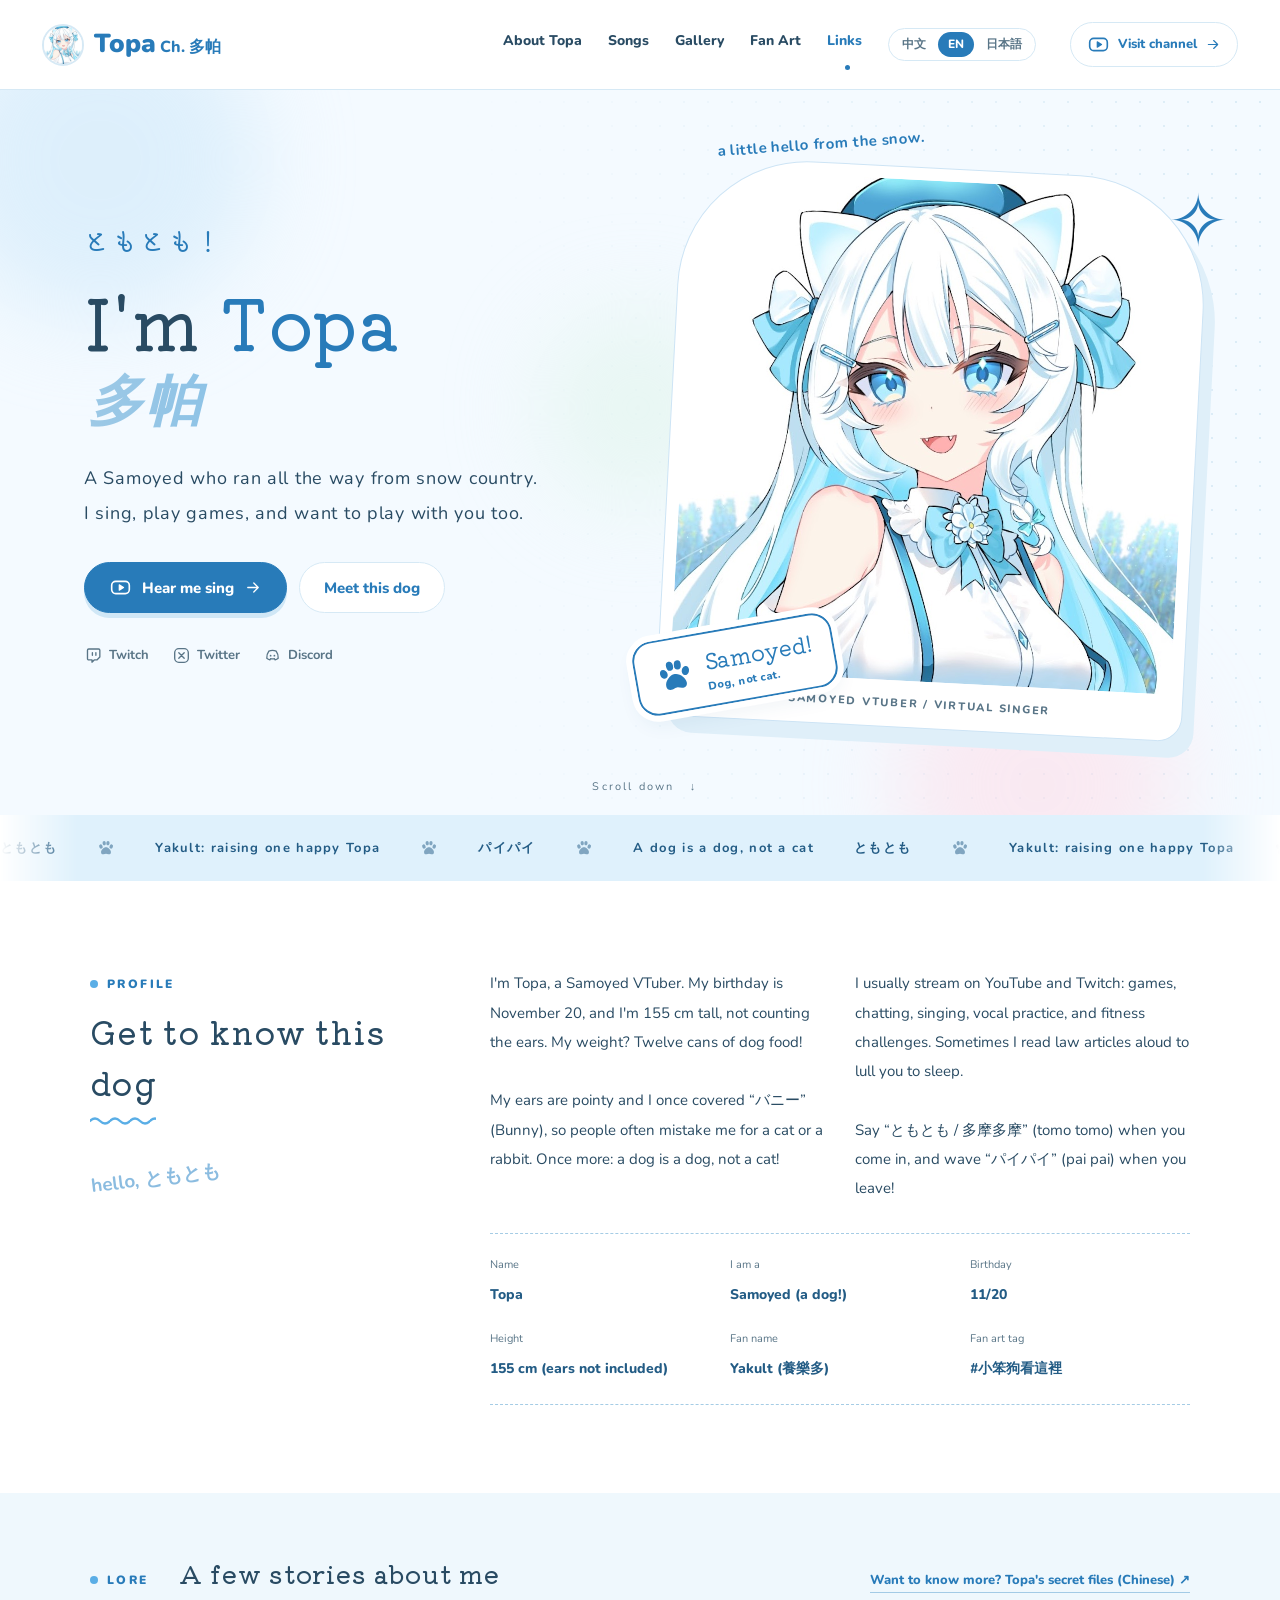
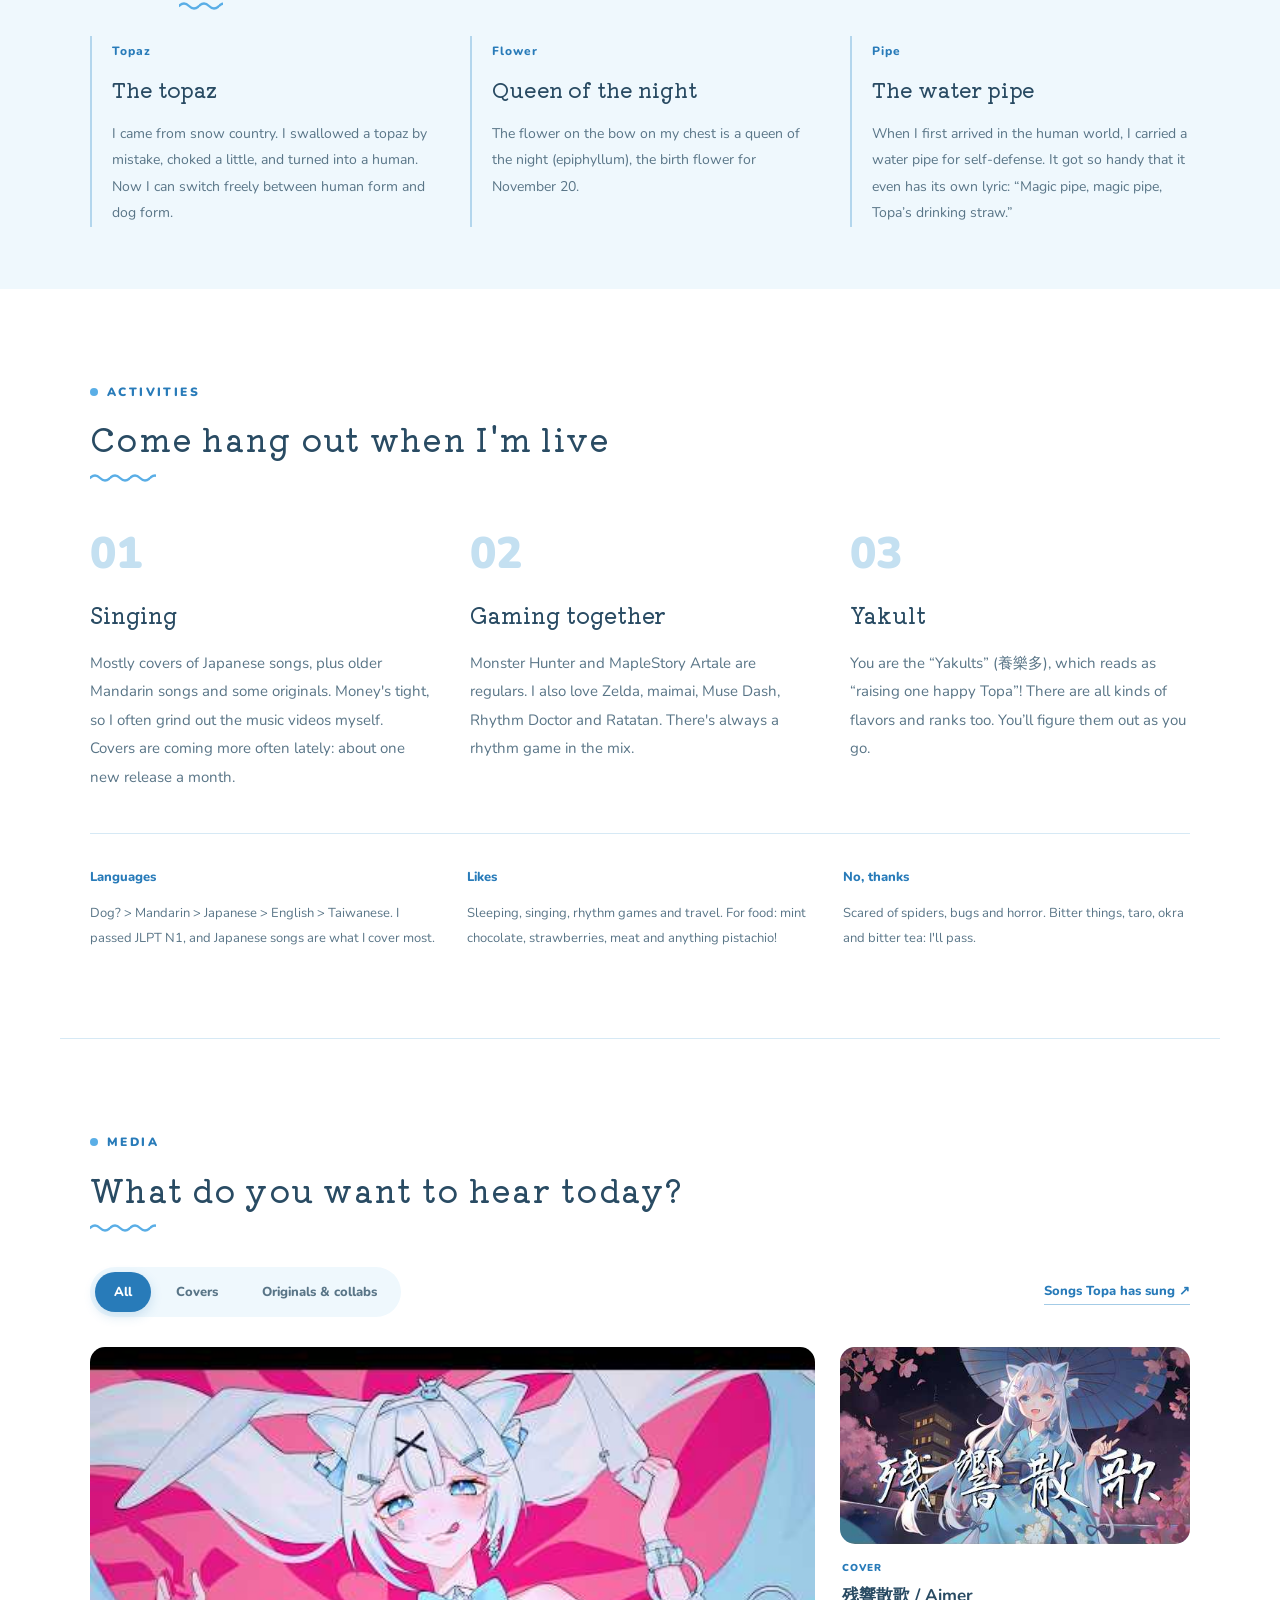
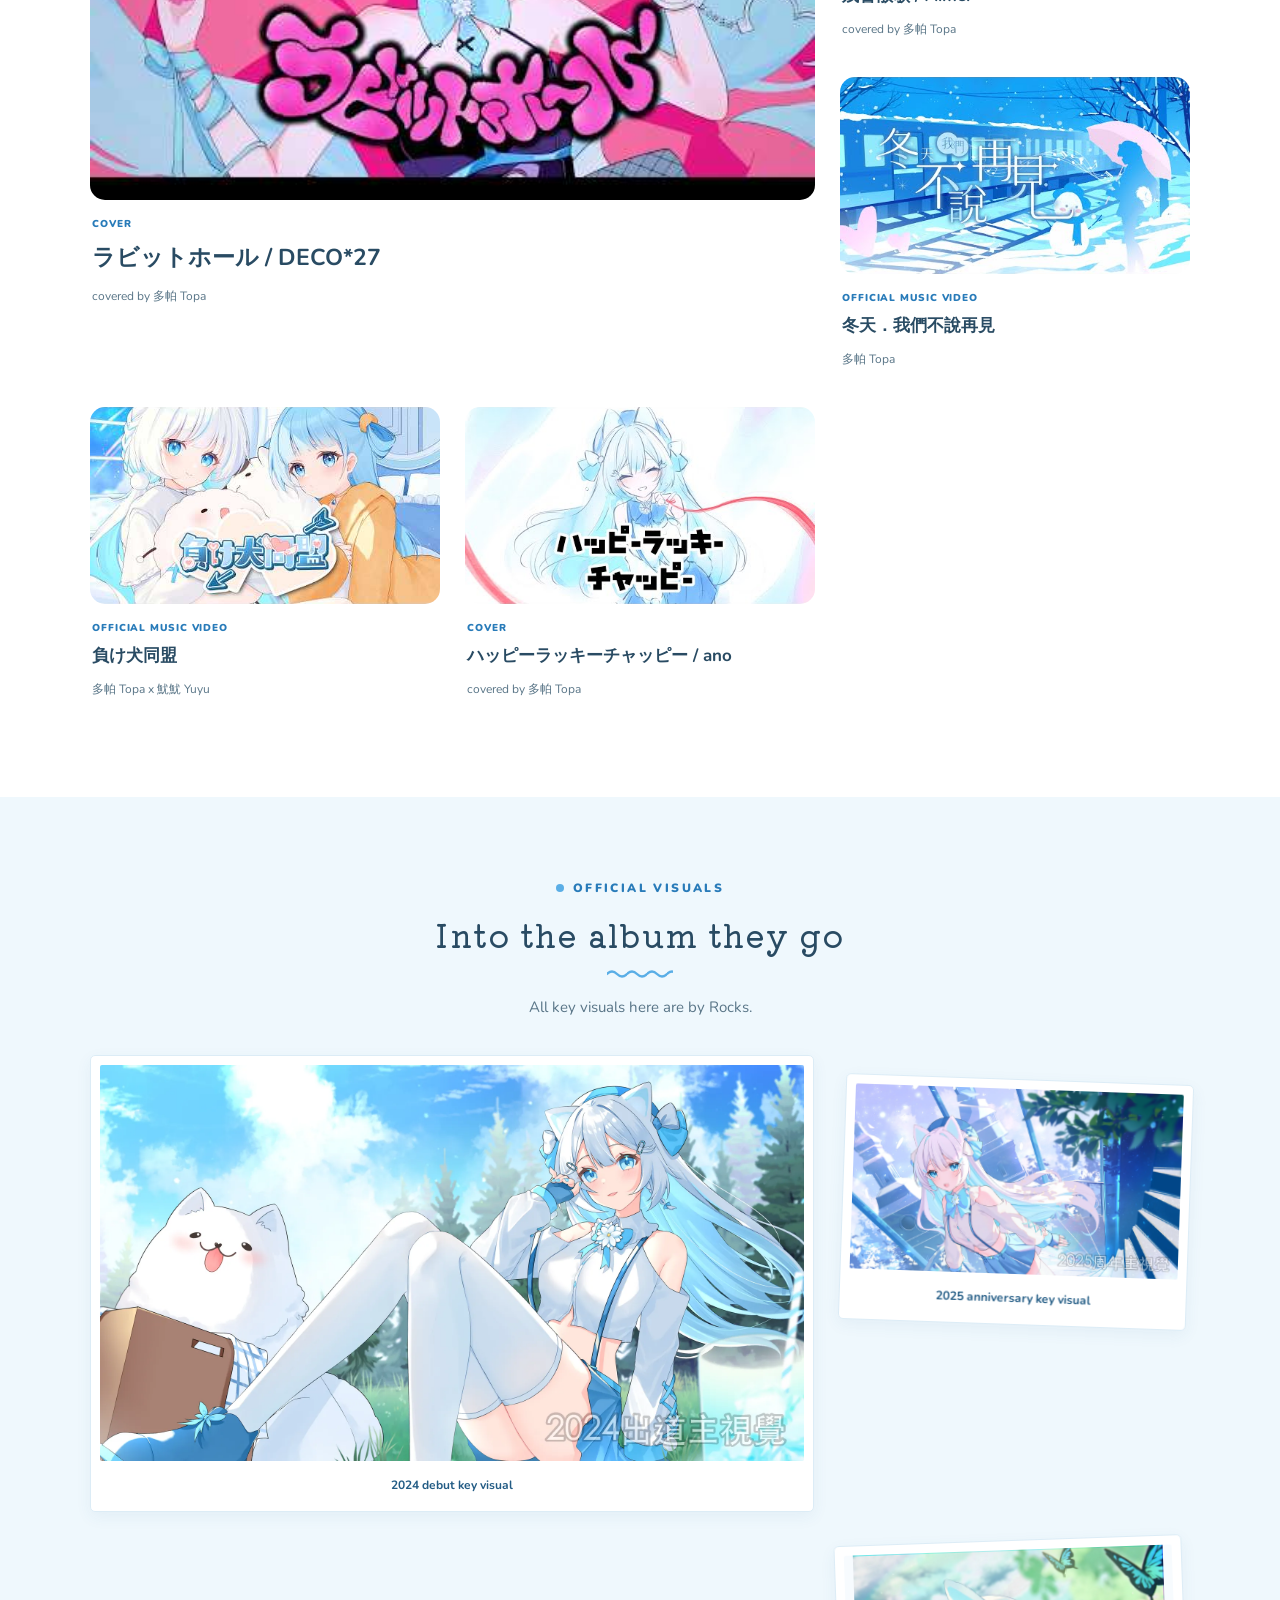
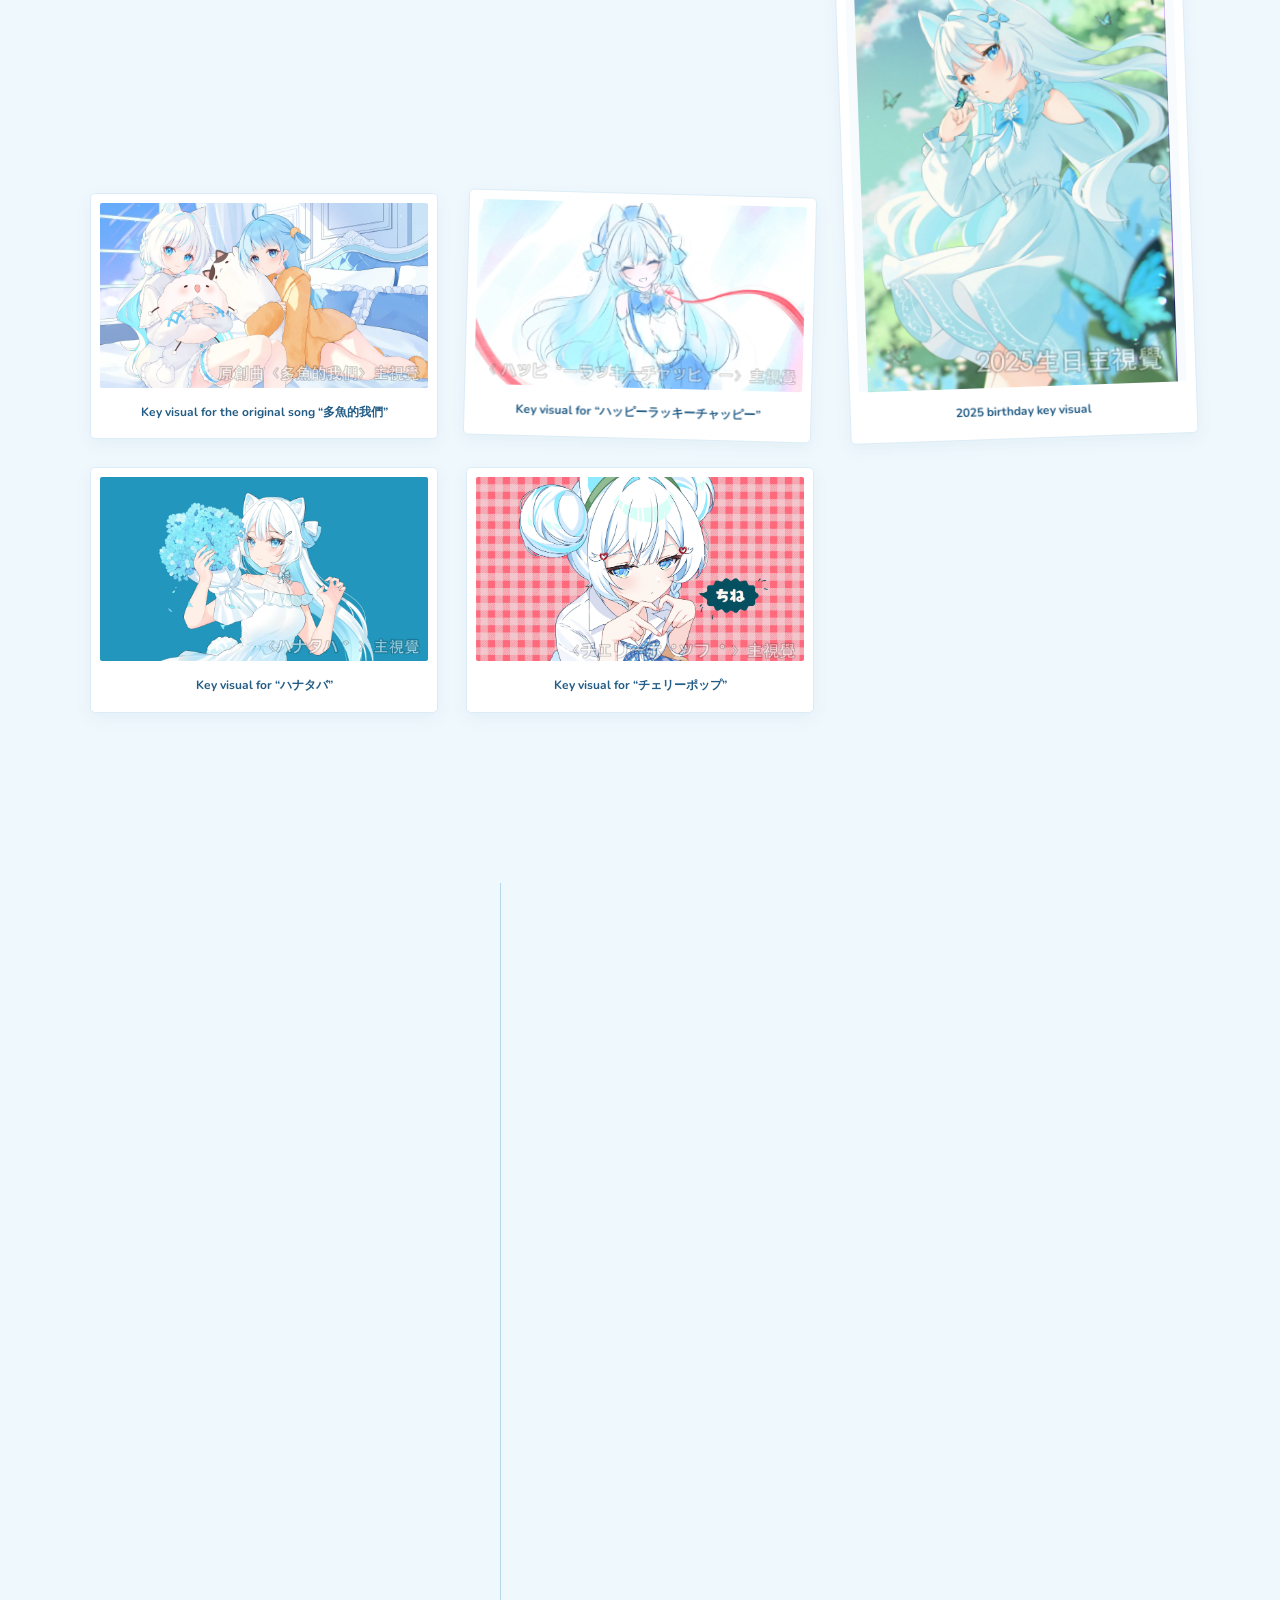
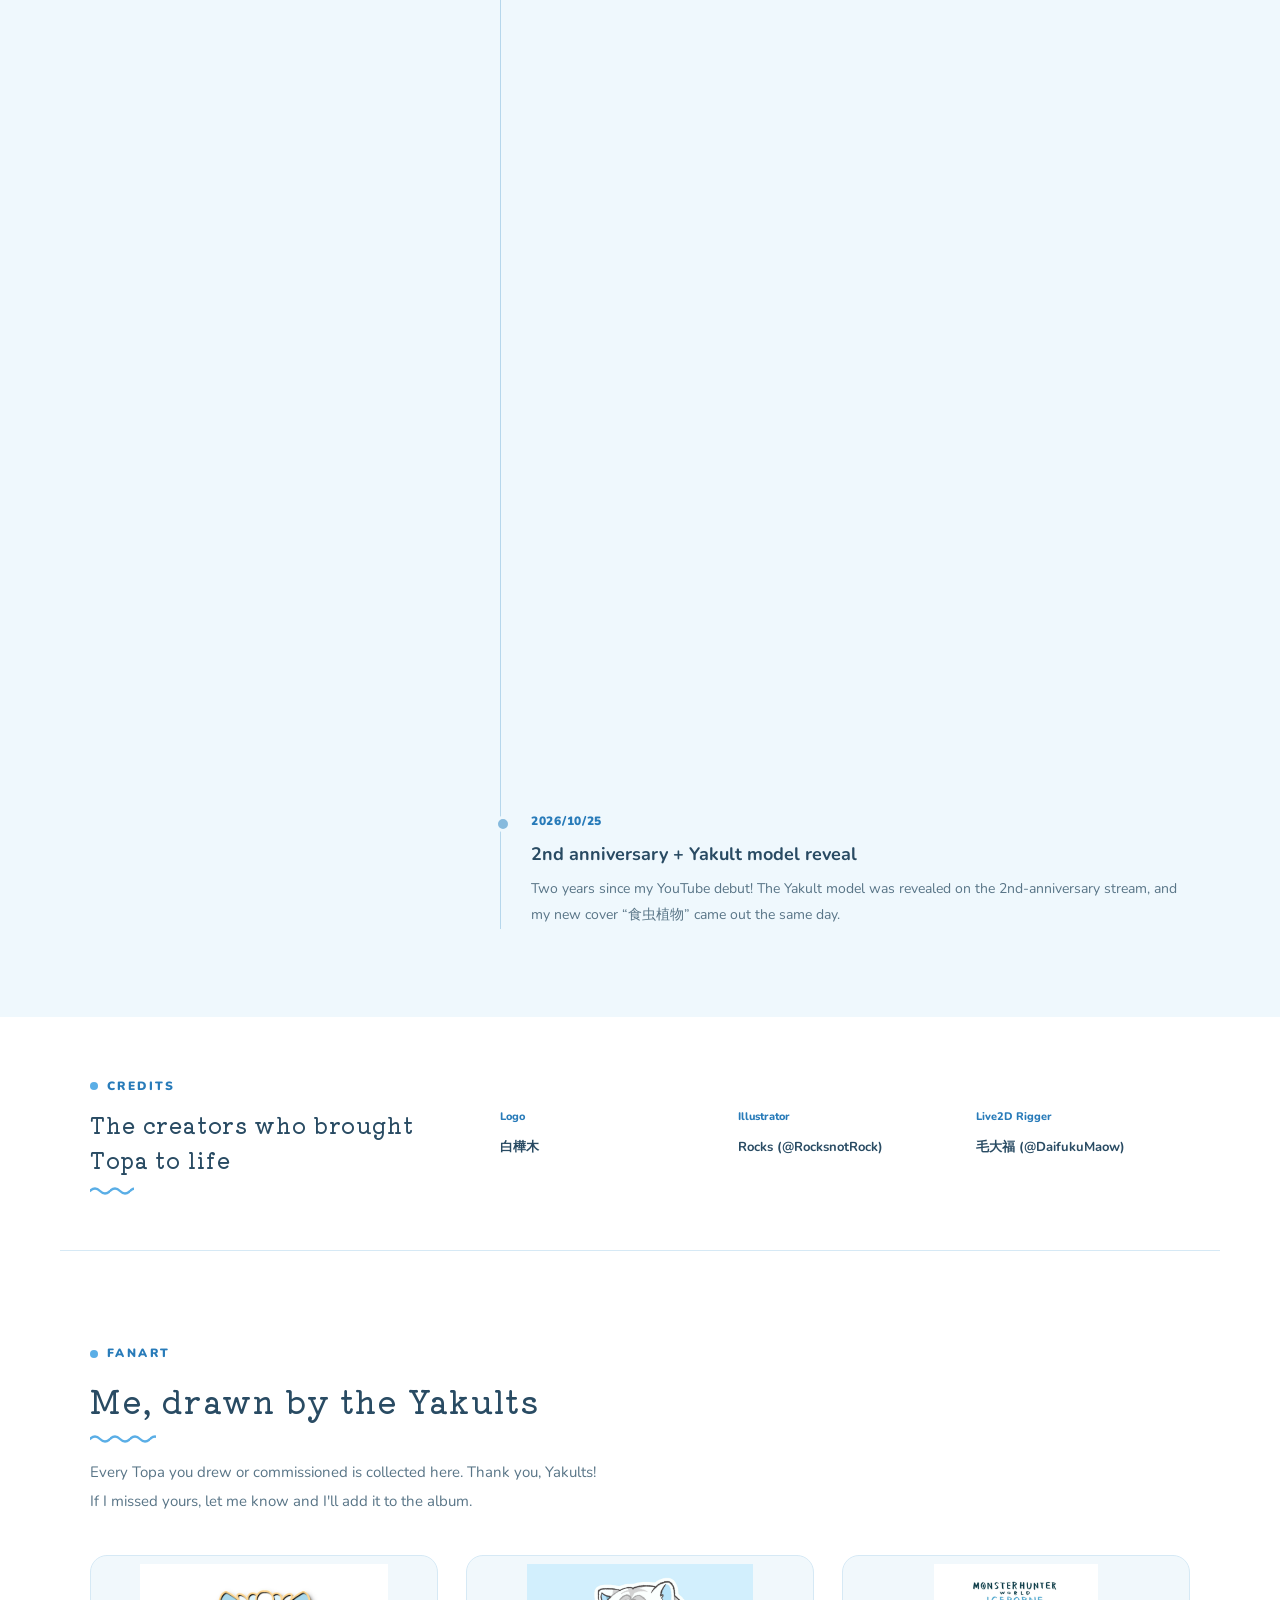
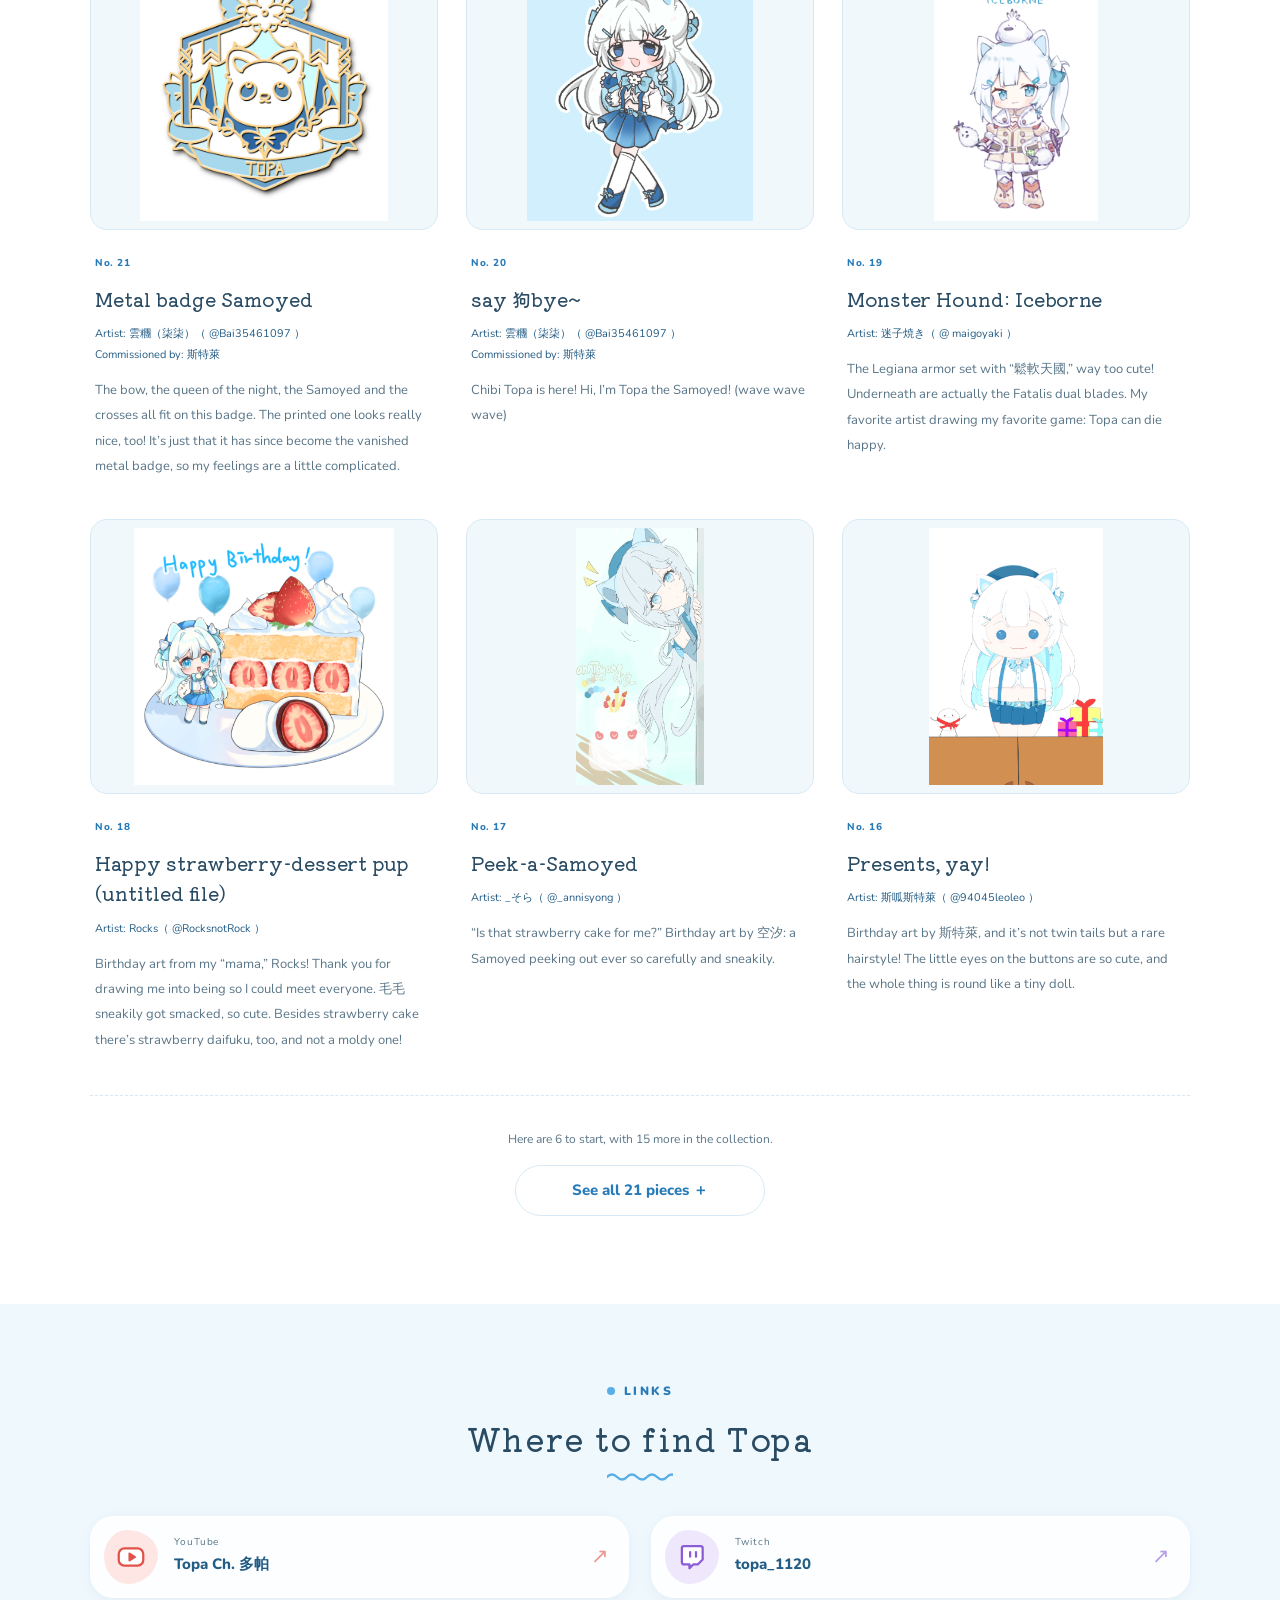
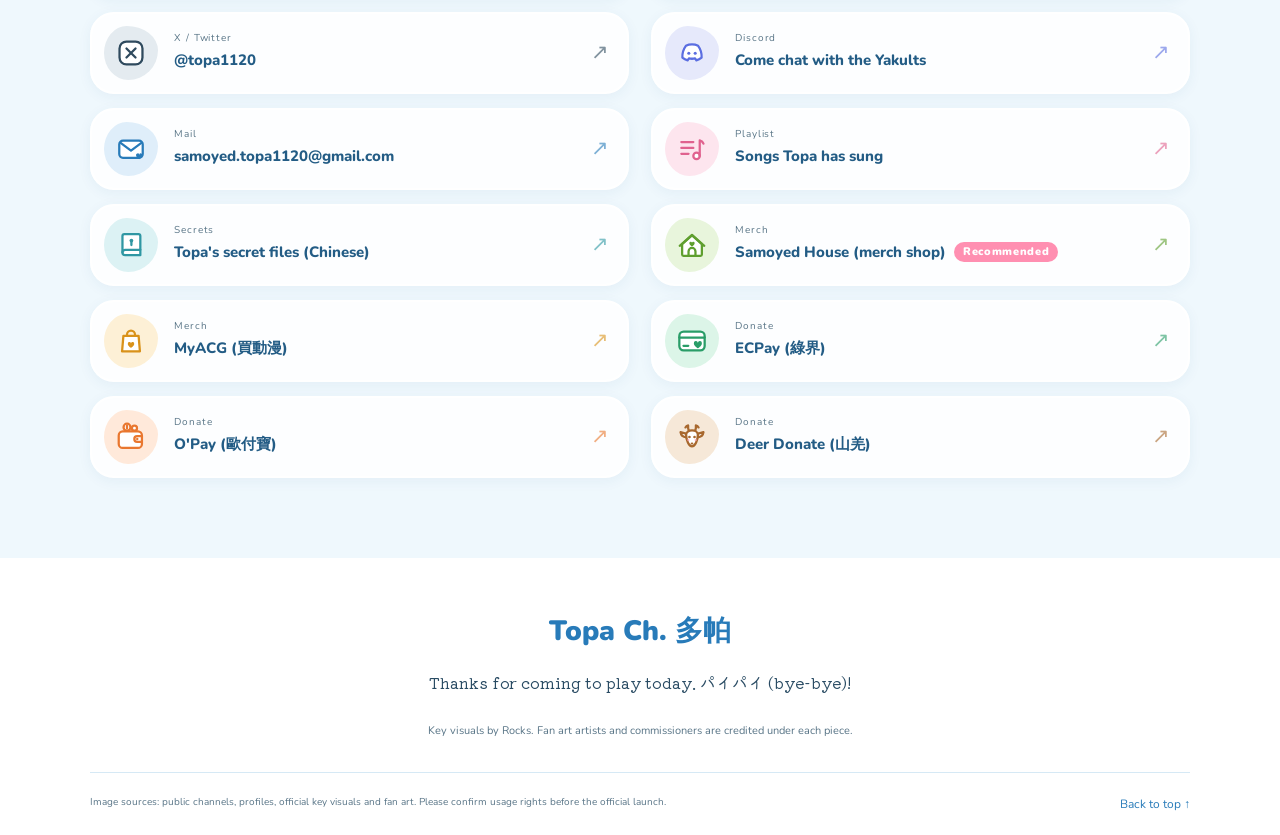
<file: index.html>
<!doctype html>
<html lang="zh-Hant">
  <head>
    <meta charset="utf-8" />
    <meta name="viewport" content="width=device-width, initial-scale=1" />
    <meta
      name="description"
      content="Topa Ch. 多帕，薩摩耶 VTuber。ともとも！來聽歌、看直播，翻翻多帕與養樂多的相簿。"
    />
    <meta name="theme-color" content="#3585c9" />
    <link rel="canonical" href="https://samoyedtopa1120-cmd.github.io/topa-homepage/" />

    <meta property="og:type" content="website" />
    <meta property="og:locale" content="zh_TW" />
    <meta property="og:site_name" content="Topa Ch. 多帕" />
    <meta property="og:title" content="Topa Ch. 多帕 | 薩摩耶 VTuber" />
    <meta
      property="og:description"
      content="Topa Ch. 多帕，薩摩耶 VTuber。ともとも！來聽歌、看直播，翻翻多帕與養樂多的相簿。"
    />
    <meta property="og:url" content="https://samoyedtopa1120-cmd.github.io/topa-homepage/" />
    <meta
      property="og:image"
      content="https://samoyedtopa1120-cmd.github.io/topa-homepage/assets/topa-avatar.jpg"
    />
    <meta
      property="og:image:secure_url"
      content="https://samoyedtopa1120-cmd.github.io/topa-homepage/assets/topa-avatar.jpg"
    />
    <meta property="og:image:type" content="image/jpeg" />
    <meta property="og:image:width" content="900" />
    <meta property="og:image:height" content="900" />
    <meta property="og:image:alt" content="多帕的 YouTube 頻道頭像" />

    <meta name="twitter:card" content="summary" />
    <meta name="twitter:title" content="Topa Ch. 多帕 | 薩摩耶 VTuber" />
    <meta
      name="twitter:description"
      content="Topa Ch. 多帕，薩摩耶 VTuber。ともとも！來聽歌、看直播，翻翻多帕與養樂多的相簿。"
    />
    <meta
      name="twitter:image"
      content="https://samoyedtopa1120-cmd.github.io/topa-homepage/assets/topa-avatar.jpg"
    />
    <meta name="twitter:image:alt" content="多帕的 YouTube 頻道頭像" />
    <title>Topa Ch. 多帕 | 薩摩耶 VTuber</title>
    <link rel="stylesheet" href="./styles.css?v=c8faafeb53ed" />
  <link rel="icon" href="./assets/topa-avatar.jpg" type="image/jpeg" />
    <script>
      // Pick the language before the first paint so English/Japanese visitors don't see a flash of Chinese.
      (function () {
        var language = 'zh-Hant', stored = null, wanted = new URLSearchParams(location.search).get('lang');
        try { stored = localStorage.getItem('topa-lang'); } catch (error) {}
        var browser = navigator.languages || [navigator.language || ''];
        if (/^(zh-Hant|en|ja)$/.test(wanted || '')) language = wanted;
        else if (/^(zh-Hant|en|ja)$/.test(stored || '')) language = stored;
        else if (!browser.some(function (code) { return /^zh/i.test(code); })) {
          language = browser.some(function (code) { return /^ja/i.test(code); }) ? 'ja' : 'en';
        }
        window.topaInitialLanguage = language;
        if (language !== 'zh-Hant') {
          var root = document.documentElement;
          root.classList.add('lang-pending');
          setTimeout(function () { root.classList.remove('lang-pending'); }, 2000);
        }
      })();
    </script>
    <script src="./i18n.js" defer></script>
    <script src="./script.js?v=2479ef6513aa" defer></script>
    <script src="./motion.js" defer></script>
  <noscript><style>@media(max-width:620px){.site-header{height:auto;position:relative}.header-inner{flex-wrap:wrap;padding-block:14px}.site-header nav{position:static;display:flex;flex-wrap:wrap;gap:10px 20px;order:4;width:100%;padding:8px 0;box-shadow:none;border:0}.site-header nav a{padding:3px;font-size:12px}}</style></noscript>
  </head>
  <body>
<a class="skip-link" href="#main-content" data-i18n="skip">跳到主要內容</a>
<svg class="icon-sprite" aria-hidden="true" focusable="false" xmlns="http://www.w3.org/2000/svg" xmlns:xlink="http://www.w3.org/1999/xlink">
      <!-- Rounded, soft-filled icons. --icon-soft fills the body (white on link cards, see-through elsewhere). -->
      <symbol id="icon-youtube" viewBox="0 0 24 24">
        <rect x="2.8" y="5.6" width="18.4" height="12.8" rx="4.2" style="fill:var(--icon-soft,none)" />
        <path fill="currentColor" stroke="none" d="M10.1 9.2v5.6c0 .5.5.8.9.5l4.5-2.8a.6.6 0 0 0 0-1l-4.5-2.8c-.4-.3-.9 0-.9.5Z" />
      </symbol>
      <symbol id="icon-twitch" viewBox="0 0 24 24">
        <path style="fill:var(--icon-soft,none)" d="M6 3.8h12.4A1.6 1.6 0 0 1 20 5.4v8.5l-3.7 3.7h-3.4l-2.8 2.8v-2.8H6a1.6 1.6 0 0 1-1.6-1.6V5.4A1.6 1.6 0 0 1 6 3.8Z" />
        <path d="M10.6 8.4v3.4M15 8.4v3.4" />
      </symbol>
      <symbol id="icon-x" viewBox="0 0 24 24">
        <rect x="3.4" y="3.4" width="17.2" height="17.2" rx="5.2" style="fill:var(--icon-soft,none)" />
        <path d="m8.6 8.6 6.8 6.8M15.4 8.6l-6.8 6.8" />
      </symbol>
      <symbol id="icon-discord" viewBox="0 0 24 24">
        <path style="fill:var(--icon-soft,none)" d="M7.4 6.6c1.5-.7 3-1 4.6-1s3.1.3 4.6 1c1.9 2.6 2.8 5.5 2.6 8.8-1.2 1-2.5 1.7-3.9 2.1l-1-1.5c-1.5.4-3.1.4-4.6 0l-1 1.5c-1.4-.4-2.7-1.1-3.9-2.1-.2-3.3.7-6.2 2.6-8.8Z" />
        <circle fill="currentColor" stroke="none" cx="9.6" cy="12.2" r="1.15" />
        <circle fill="currentColor" stroke="none" cx="14.4" cy="12.2" r="1.15" />
      </symbol>
      <symbol id="icon-mail" viewBox="0 0 24 24">
        <rect x="3.2" y="5.8" width="17.6" height="12.8" rx="2.8" style="fill:var(--icon-soft,none)" />
        <path d="m4.2 7.4 7.8 5.8 7.8-5.8" />
        <path fill="currentColor" stroke="none" d="M18.2 19.6s-2.4-1.4-2.4-2.9a1.2 1.2 0 0 1 2.4-.4 1.2 1.2 0 0 1 2.4.4c0 1.5-2.4 2.9-2.4 2.9Z" />
      </symbol>
      <symbol id="icon-playlist" viewBox="0 0 24 24">
        <path d="M4 6.8h9M4 11.2h9M4 15.6h5.4" />
        <circle cx="15.4" cy="17.2" r="2.4" style="fill:var(--icon-soft,none)" />
        <path d="M17.8 17.2V5.6c1.2.3 2.4 1.1 2.8 2.4" />
      </symbol>
      <symbol id="icon-secret" viewBox="0 0 24 24">
        <path style="fill:var(--icon-soft,none)" d="M7 3.8h10.6A1.4 1.4 0 0 1 19 5.2v14.4H7.6a2 2 0 0 1-2-2V5.2A1.4 1.4 0 0 1 7 3.8Z" />
        <path d="M5.6 17.6a2 2 0 0 1 2-2H19" />
        <circle fill="currentColor" stroke="none" cx="12.3" cy="8.7" r="1.4" />
        <path d="M12.3 9.6v2.4" />
      </symbol>
      <symbol id="icon-merch" viewBox="0 0 24 24">
        <path style="fill:var(--icon-soft,none)" d="M6.3 8.2h11.4l1 11.6H5.3l1-11.6Z" />
        <path d="M9 8.2V7.3a3 3 0 0 1 6 0v.9" />
        <path fill="currentColor" stroke="none" d="M12 17.1s-2.4-1.4-2.4-2.9a1.2 1.2 0 0 1 2.4-.4 1.2 1.2 0 0 1 2.4.4c0 1.5-2.4 2.9-2.4 2.9Z" />
      </symbol>
      <symbol id="icon-house" viewBox="0 0 24 24">
        <path style="fill:var(--icon-soft,none)" d="M4.6 11.3 12 4.8l7.4 6.5v7.9a1 1 0 0 1-1 1H5.6a1 1 0 0 1-1-1Z" />
        <path d="M2.8 12.6 12 4.4l9.2 8.2" />
        <path d="M9.4 20.2v-3.4a2.6 2.6 0 0 1 5.2 0v3.4" />
        <path fill="currentColor" stroke="none" d="M12 13.2s-2-1.2-2-2.5a1 1 0 0 1 2-.3 1 1 0 0 1 2 .3c0 1.3-2 2.5-2 2.5Z" />
      </symbol>
      <symbol id="icon-card" viewBox="0 0 24 24">
        <rect x="2.5" y="5" width="19" height="14" rx="3.2" style="fill:var(--icon-soft,none)" />
        <path d="M2.5 9.4h19M5.6 15.6h3.6" />
        <path fill="currentColor" stroke="none" d="M16.4 17.4s-3-1.7-3-3.6a1.5 1.5 0 0 1 3-.5 1.5 1.5 0 0 1 3 .5c0 1.9-3 3.6-3 3.6Z" />
      </symbol>
      <symbol id="icon-wallet" viewBox="0 0 24 24">
        <circle cx="9" cy="4.6" r="2.6" style="fill:var(--icon-soft,none)" />
        <path d="M9 3.6v2" />
        <circle cx="14.6" cy="5.4" r="1.9" style="fill:var(--icon-soft,none)" />
        <rect x="2.8" y="7.8" width="17.4" height="12.4" rx="3" style="fill:var(--icon-soft,none)" />
        <path d="M20.2 11.4h-3.6a2.1 2.1 0 0 0 0 4.2h3.6" />
        <circle fill="currentColor" stroke="none" cx="16.7" cy="13.5" r=".9" />
      </symbol>
      <symbol id="icon-deer" viewBox="0 0 24 24">
        <path d="M9.6 7.4c-.5-1.4-.7-2.7-.5-4.1M9.1 3.3c-.9.2-1.6.7-2 1.5M14.4 7.4c.5-1.4.7-2.7.5-4.1M14.9 3.3c.9.2 1.6.7 2 1.5" />
        <path style="fill:var(--icon-soft,none)" d="M8 9.6 3.4 8.4c.3 2.3 1.9 3.7 4.4 3.8ZM16 9.6l4.6-1.2c-.3 2.3-1.9 3.7-4.4 3.8Z" />
        <path style="fill:var(--icon-soft,none)" d="M7.6 10.4c0-2.1 2-3.4 4.4-3.4s4.4 1.3 4.4 3.4c0 3.7-2 8.6-4.4 8.6s-4.4-4.9-4.4-8.6Z" />
        <circle fill="currentColor" stroke="none" cx="10.1" cy="12" r="1" />
        <circle fill="currentColor" stroke="none" cx="13.9" cy="12" r="1" />
        <ellipse fill="#ff9db8" stroke="none" cx="9.2" cy="14.3" rx=".95" ry=".55" />
        <ellipse fill="#ff9db8" stroke="none" cx="14.8" cy="14.3" rx=".95" ry=".55" />
        <ellipse fill="currentColor" stroke="none" cx="12" cy="16.9" rx="1.05" ry=".8" />
      </symbol>
      <symbol id="icon-arrow" viewBox="0 0 24 24"><path d="M5 12h14m-6-6 6 6-6 6" /></symbol>
      <symbol id="icon-paw" viewBox="0 0 24 24"><ellipse cx="5.2" cy="10" rx="2.3" ry="2.9" transform="rotate(-20 5.2 10)" /><ellipse cx="9.6" cy="5.6" rx="2.2" ry="2.9" transform="rotate(-6 9.6 5.6)" /><ellipse cx="14.6" cy="5.6" rx="2.2" ry="2.9" transform="rotate(6 14.6 5.6)" /><ellipse cx="19" cy="10" rx="2.3" ry="2.9" transform="rotate(20 19 10)" /><path d="M12 11c-3.3 0-6.6 3.6-6.6 6.6 0 2.4 1.9 3.2 3.6 2.8 1.2-.3 2-.8 3-.8s1.8.5 3 .8c1.7.4 3.6-.4 3.6-2.8 0-3-3.3-6.6-6.6-6.6Z" /></symbol>
      <symbol id="p-heart" viewBox="0 0 24 24"><path d="M12 21s-7.5-4.4-9.3-9.2C1.4 8.3 3.6 4.5 7.3 4.5c2 0 3.4 1.1 4.7 2.8 1.3-1.7 2.7-2.8 4.7-2.8 3.7 0 5.9 3.8 4.6 7.3C19.5 16.6 12 21 12 21Z" /></symbol>
      <symbol id="p-flake" viewBox="0 0 24 24"><path d="M11 2h2v5.3l2.6-1.5 1 1.7L13 9.6v1.8l1.6-.9 3.6-2.1 1 1.7-3.6 2.1L14 13l1.6.9 3.6 2.1-1 1.7-3.6-2.1-1.6-.9v1.8l3.6 2.1-1 1.7-2.6-1.5V22h-2v-5.3l-2.6 1.5-1-1.7L11 14.4v-1.8l-1.6.9-3.6 2.1-1-1.7 3.6-2.1L10 11l-1.6-.9-3.6-2.1 1-1.7 3.6 2.1 1.6.9V7.4L7.4 5.3l1-1.7L11 5.1Z" /></symbol>
      <symbol id="p-star" viewBox="0 0 24 24"><path d="M12 4.5c.6 4.8 2.7 6.9 7.5 7.5-4.8.6-6.9 2.7-7.5 7.5-.6-4.8-2.7-6.9-7.5-7.5 4.8-.6 6.9-2.7 7.5-7.5Z" /></symbol>
</svg><header class="site-header"><div class="header-inner">
<a class="brand" href="#top" aria-label="Topa Ch. 多帕，回到首頁" data-i18n-aria-label="a11y.brand"><img src="./assets/topa-avatar.jpg" alt="" width="42" height="42" /><span>Topa<span class="brand-small"> Ch. 多帕</span></span></a>
<button class="menu-toggle" type="button" aria-label="開啟導覽選單" aria-expanded="false" aria-controls="main-nav" hidden><span></span><span></span></button>
<nav id="main-nav" aria-label="主要導覽" data-i18n-aria-label="a11y.nav"><a href="#profile" data-i18n="nav.profile">關於多帕</a><a href="#media" data-i18n="nav.media">聽多帕唱歌</a><a href="#visuals" data-i18n="nav.visuals">小狗相簿</a><a href="#fanart" data-i18n="nav.fanart">養樂多創作</a><a href="#links" data-i18n="nav.links">找到我</a><div class="lang-switch" role="group" aria-label="語言 / Language / 言語" hidden><button type="button" data-lang="zh-Hant" lang="zh-Hant" aria-label="中文" aria-pressed="true">中<span class="lang-long">文</span></button><button type="button" data-lang="en" lang="en" aria-label="English" aria-pressed="false">EN</button><button type="button" data-lang="ja" lang="ja" aria-label="日本語" aria-pressed="false">日<span class="lang-long">本語</span></button></div></nav>
<a class="header-youtube" href="https://www.youtube.com/@Topa1120.channel" target="_blank" rel="noopener noreferrer"><svg class="icon" aria-hidden="true"><use href="#icon-youtube"></use></svg><span data-i18n="header.channel">去頻道玩</span><svg class="icon" aria-hidden="true"><use href="#icon-arrow"></use></svg></a>
</div></header>
<main id="main-content"><div id="top"></div>
<section class="hero" aria-labelledby="hero-title"><div class="hero-inner">
<div class="hero-copy"><p class="hero-greeting">ともとも！</p><h1 id="hero-title" data-i18n="hero.title">我是<span>多帕</span><i>Topa</i></h1>
<p class="hero-intro" data-i18n="hero.intro">從雪國跑來的薩摩耶，<br />唱歌、打遊戲，還想跟你一起玩。</p>
<div class="hero-actions"><a class="button primary" href="https://www.youtube.com/@Topa1120.channel" target="_blank" rel="noopener noreferrer"><svg class="icon" aria-hidden="true"><use href="#icon-youtube"></use></svg><span data-i18n="hero.listen">來聽我唱歌</span><svg class="icon" aria-hidden="true"><use href="#icon-arrow"></use></svg></a><a class="button secondary" href="#profile" data-i18n="hero.meet">認識這隻狗</a></div>
<div class="hero-socials" aria-label="社群連結" data-i18n-aria-label="a11y.socials"><a href="https://www.twitch.tv/topa_1120" target="_blank" rel="noopener noreferrer"><svg class="icon" aria-hidden="true"><use href="#icon-twitch"></use></svg>Twitch</a><a href="https://x.com/topa1120" target="_blank" rel="noopener noreferrer"><svg class="icon" aria-hidden="true"><use href="#icon-x"></use></svg>Twitter</a><a href="https://discord.com/invite/Zx7xM9aJVY" target="_blank" rel="noopener noreferrer"><svg class="icon" aria-hidden="true"><use href="#icon-discord"></use></svg>Discord</a></div></div>
<div class="hero-art"><span class="art-note">a little hello from the snow.</span><figure class="portrait"><img src="./assets/topa-avatar.jpg" alt="白髮藍眼、胸前戴著曇花蝴蝶結的薩摩耶多帕" data-i18n-alt="a11y.portrait" width="900" height="900" fetchpriority="high" /><figcaption>Samoyed VTuber / Virtual Singer</figcaption></figure><div class="dog-sticker"><svg class="icon" aria-hidden="true"><use href="#icon-paw"></use></svg><span data-i18n="hero.sticker">薩摩耶！<small>Dog, not cat.</small></span></div><span class="art-spark" aria-hidden="true">✧</span></div>
</div><a class="scroll-note" href="#profile"><span data-i18n="hero.scroll">往下逛逛</span> <span aria-hidden="true">↓</span></a></section>
<div class="ticker" aria-label="多帕的小招呼" data-i18n-aria-label="a11y.ticker"><span>ともとも</span><svg class="icon" aria-hidden="true"><use href="#icon-paw"></use></svg><span data-i18n="ticker.yakult">養樂多，養一隻快樂的多帕</span><svg class="icon" aria-hidden="true"><use href="#icon-paw"></use></svg><span>パイパイ</span><svg class="icon" aria-hidden="true"><use href="#icon-paw"></use></svg><span data-i18n="ticker.dog">狗即狗，不是貓</span></div>
<section id="profile" class="section profile-grid">
        <div class="section-head">
          <p class="eyebrow">Profile</p>
          <h2 data-i18n="profile.title">先認識一下這隻狗</h2>
        </div>
        <div class="profile-copy"><div class="profile-prose">
          <p data-i18n="profile.p1">
            我是多帕，一隻薩摩耶 VTuber。11 月 20 日生日，身高 155 公分，耳朵不算。體重？12 個罐罐！<br /><br />因為耳朵尖尖的，又翻唱過「バニー」，常常被認成貓或兔子。再說一次：狗即狗，不是貓！
          </p>
          <p data-i18n="profile.p2">
            平常在 YouTube 和 Twitch 開台，打遊戲、聊天、唱歌、練歌，也會做運動企劃。偶爾念法條哄你睡覺。<br /><br />來的時候說聲「ともとも／多摩多摩」，離開就揮揮手：「パイパイ」！
          </p>
          </div><div class="facts" aria-label="公開基本資訊" data-i18n-aria-label="a11y.facts">
            <div><span data-i18n="facts.name">名字</span><strong data-i18n="facts.nameValue">多帕</strong></div>
            <div><span data-i18n="facts.species">我是</span><strong data-i18n="facts.speciesValue">薩摩耶（狗！）</strong></div>
            <div><span data-i18n="facts.birthday">生日</span><strong>11/20</strong></div>
            <div><span data-i18n="facts.height">身高</span><strong data-i18n="facts.heightValue">155 公分（不含耳朵）</strong></div>
            <div><span data-i18n="facts.fans">粉絲名</span><strong data-i18n="facts.fansValue">養樂多</strong></div>
            <div><span data-i18n="facts.tag">二創標籤</span><strong>#小笨狗看這裡</strong></div>
          </div>
        </div>
      </section>
<div class="blue-band"><section id="lore" class="section lore-section">
        <div class="section-head narrow">
          <p class="eyebrow">Lore</p>
          <h2 data-i18n="lore.title">關於我的一些小故事</h2>
          <a class="text-link" href="https://github.com/samoyedtopa1120-cmd/topa-secrets" target="_blank" rel="noopener noreferrer" data-i18n="lore.secrets">還想知道更多？多帕的秘密資料 ↗</a>
        </div>
        <div class="lore-grid">
          <article>
            <span>Topaz</span>
            <h3 data-i18n="lore.topaz">托帕石</h3>
            <p data-i18n="lore.topazText">我從雪國來，誤食托帕石、噎了一下，就變成人了。現在可以自由切換人型和狗型。</p>
          </article>
          <article>
            <span>Flower</span>
            <h3 data-i18n="lore.flower">曇花</h3>
            <p data-i18n="lore.flowerText">胸前蝴蝶結上的那朵花是曇花，也是 11 月 20 日的生日花。</p>
          </article>
          <article>
            <span>Pipe</span>
            <h3 data-i18n="lore.pipe">水管</h3>
            <p data-i18n="lore.pipeText">剛到人類世界時，帶著水管防身。用久了很順手，還有自己的歌詞：「神奇魔法水管，是多帕的吸管」。</p>
          </article>
        </div>
      </section></div>
<section id="activities" class="section">
        <div class="section-head narrow">
          <p class="eyebrow">Activities</p>
          <h2 data-i18n="activities.title">開台的時候，來陪我玩</h2>
        </div>
        <div class="activity-grid">
          <article>
            <span>01</span>
            <h3 data-i18n="activities.sing">唱歌這件事</h3>
            <p data-i18n="activities.singText">主要翻唱日文歌，也會唱中文老歌，另外也有原創曲。因為入不敷出，所以PV也常常自己肝，目前cover越出越勤平均每月會發佈一首新作品。</p>
          </article>
          <article>
            <span>02</span>
            <h3 data-i18n="activities.game">一起打遊戲</h3>
            <p data-i18n="activities.gameText">常開魔物獵人和楓之谷 Artale。也喜歡薩爾達、maimai、Muse Dash、節奏醫生和 Ratatan，音樂遊戲總是少不了。</p>
          </article>
          <article>
            <span>03</span>
            <h3 data-i18n="activities.fans">養樂多</h3>
            <p data-i18n="activities.fansText">你們是「養樂多」：養樂多，養一隻快樂的多帕！還有各種口味和階層，慢慢認識就知道了。</p>
          </article>
        </div>
        <div class="traits-panel" aria-label="多帕補充設定" data-i18n-aria-label="a11y.traits">
          <div>
            <span data-i18n="traits.lang">會說的語言</span>
            <p data-i18n="traits.langText">狗語？ &gt; 中文 &gt; 日文 &gt; 英文 &gt; 台語。日文通過 N1，也最常翻唱日文歌。</p>
          </div>
          <div>
            <span data-i18n="traits.likes">狗狗喜歡</span>
            <p data-i18n="traits.likesText">喜歡睡覺、唱歌、音樂遊戲和旅行。吃的話，薄荷巧克力、草莓、肉、開心果製品都好！</p>
          </div>
          <div>
            <span data-i18n="traits.no">這些先不要</span>
            <p data-i18n="traits.noText">怕蜘蛛、昆蟲和恐怖內容。苦的東西、芋頭、秋葵，還有苦茶，就先不用了。</p>
          </div>
        </div>
      </section>
<section id="media" class="section media-section">
        <div class="section-head">
          <p class="eyebrow">Media</p>
          <h2 data-i18n="media.title">今天想聽哪一首？</h2>
        </div>
        <div class="media-toolbar" hidden><div class="filters" role="group" aria-label="影音分類" data-i18n-aria-label="a11y.filters"><button type="button" data-filter="all" aria-pressed="true" data-i18n="media.all">全部作品</button><button type="button" data-filter="cover" aria-pressed="false" data-i18n="media.covers">翻唱</button><button type="button" data-filter="original" aria-pressed="false" data-i18n="media.originals">原創・合作</button></div><a class="text-link" href="https://youtube.com/playlist?list=PLYw3W-AQqDiNjssrl4P_W_wYsGhFq0Vyr" target="_blank" rel="noopener noreferrer" data-i18n="media.playlist">多帕唱過的歌 ↗</a></div><div class="video-grid">
<!-- videos:start -->
          <a class="video-card featured" href="https://www.youtube.com/watch?v=0lAFji6ZHgo" target="_blank" rel="noopener noreferrer">
            <img src="./assets/rabbit-hole.jpg" alt="ラビットホール cover 影片縮圖" />
            <div>
              <p>Cover</p>
              <h3>ラビットホール / DECO*27</h3>
              <span>covered by 多帕 Topa</span>
            </div>
          </a>
          <a class="video-card" href="https://www.youtube.com/watch?v=-tlTog9WBcI" target="_blank" rel="noopener noreferrer">
            <img src="./assets/zankyosanka.jpg" alt="残響散歌 cover 影片縮圖" />
            <div>
              <p>Cover</p>
              <h3>残響散歌 / Aimer</h3>
              <span>covered by 多帕 Topa</span>
            </div>
          </a>
          <a class="video-card" href="https://www.youtube.com/watch?v=ZlMq4FrpyO8" target="_blank" rel="noopener noreferrer">
            <img src="./assets/fuyu.jpg" alt="冬天．我們不說再見 official music video 縮圖" />
            <div>
              <p>Official Music Video</p>
              <h3>冬天．我們不說再見</h3>
              <span>多帕 Topa</span>
            </div>
          </a>
          <a class="video-card" href="https://www.youtube.com/watch?v=ipCfbsUQV84" target="_blank" rel="noopener noreferrer">
            <img src="./assets/makeinu-doumei.jpg" alt="負け犬同盟 official music video 縮圖" />
            <div>
              <p>Official Music Video</p>
              <h3>負け犬同盟</h3>
              <span>多帕 Topa x 魷魷 Yuyu</span>
            </div>
          </a>
          <a class="video-card" href="https://www.youtube.com/watch?v=JhQOE7O64cQ" target="_blank" rel="noopener noreferrer">
            <img src="./assets/happy-lucky-chappy.jpg" alt="ハッピーラッキーチャッピー cover 影片縮圖" />
            <div>
              <p>Cover</p>
              <h3>ハッピーラッキーチャッピー / ano</h3>
              <span>covered by 多帕 Topa</span>
            </div>
          </a>
<!-- videos:end -->
        </div>
        <div class="video-more" hidden><button class="button secondary" id="video-toggle" type="button" aria-expanded="false">看全部作品 <span aria-hidden="true">＋</span></button></div>
      </section>
<section id="visuals" class="section visuals-section">
        <div class="section-head">
          <p class="eyebrow">Official Visuals</p>
          <h2 data-i18n="visuals.title">把這些樣子，收進相簿</h2>
          <p class="section-note" data-i18n="visuals.note">這裡的主視覺，都是 Rocks 老師畫的。</p>
        </div>
        <div class="visual-grid">
          <figure class="visual-card wide">
            <a class="image-open" href="./assets/key-visuals/2024-debut-visual.webp" aria-label="放大：2024出道主視覺"><img src="./assets/key-visuals/2024-debut-visual.webp" alt="2024出道主視覺" data-i18n-alt="visual.1" loading="lazy" /><span class="zoom-mark" aria-hidden="true"><svg viewBox="0 0 24 24"><path d="M8 4H4v4m12-4h4v4M4 16v4h4m12-4v4h-4"/></svg></span></a>
            <figcaption data-i18n="visual.1">2024出道主視覺</figcaption>
          </figure>
          <figure class="visual-card wide">
            <a class="image-open" href="./assets/key-visuals/2025-anniversary-visual.webp" aria-label="放大：2025周年主視覺"><img src="./assets/key-visuals/2025-anniversary-visual.webp" alt="2025周年主視覺" data-i18n-alt="visual.2" loading="lazy" /><span class="zoom-mark" aria-hidden="true"><svg viewBox="0 0 24 24"><path d="M8 4H4v4m12-4h4v4M4 16v4h4m12-4v4h-4"/></svg></span></a>
            <figcaption data-i18n="visual.2">2025周年主視覺</figcaption>
          </figure>
          <figure class="visual-card tall">
            <a class="image-open" href="./assets/key-visuals/2025-birthday-visual.webp" aria-label="放大：2025生日主視覺"><img src="./assets/key-visuals/2025-birthday-visual.webp" alt="2025生日主視覺" data-i18n-alt="visual.3" loading="lazy" /><span class="zoom-mark" aria-hidden="true"><svg viewBox="0 0 24 24"><path d="M8 4H4v4m12-4h4v4M4 16v4h4m12-4v4h-4"/></svg></span></a>
            <figcaption data-i18n="visual.3">2025生日主視覺</figcaption>
          </figure>
          <figure class="visual-card wide">
            <a class="image-open" href="./assets/key-visuals/original-song-duoyu-visual.webp" aria-label="放大：原創曲〈多魚的我們〉主視覺"><img src="./assets/key-visuals/original-song-duoyu-visual.webp" alt="原創曲〈多魚的我們〉主視覺" data-i18n-alt="visual.4" loading="lazy" /><span class="zoom-mark" aria-hidden="true"><svg viewBox="0 0 24 24"><path d="M8 4H4v4m12-4h4v4M4 16v4h4m12-4v4h-4"/></svg></span></a>
            <figcaption data-i18n="visual.4">原創曲〈多魚的我們〉主視覺</figcaption>
          </figure>
          <figure class="visual-card wide">
            <a class="image-open" href="./assets/key-visuals/happy-lucky-chappy-visual.webp" aria-label="放大：〈 ハッピーラッキーチャッピー〉主視覺"><img src="./assets/key-visuals/happy-lucky-chappy-visual.webp" alt="〈 ハッピーラッキーチャッピー〉主視覺" data-i18n-alt="visual.5" loading="lazy" /><span class="zoom-mark" aria-hidden="true"><svg viewBox="0 0 24 24"><path d="M8 4H4v4m12-4h4v4M4 16v4h4m12-4v4h-4"/></svg></span></a>
            <figcaption data-i18n="visual.5">〈 ハッピーラッキーチャッピー〉主視覺</figcaption>
          </figure>
          <figure class="visual-card wide">
            <a class="image-open" href="./assets/key-visuals/hanataba-visual.webp" aria-label="放大：〈ハナタバ〉主視覺"><img src="./assets/key-visuals/hanataba-visual.webp" alt="〈ハナタバ〉主視覺" data-i18n-alt="visual.6" loading="lazy" /><span class="zoom-mark" aria-hidden="true"><svg viewBox="0 0 24 24"><path d="M8 4H4v4m12-4h4v4M4 16v4h4m12-4v4h-4"/></svg></span></a>
            <figcaption data-i18n="visual.6">〈ハナタバ〉主視覺</figcaption>
          </figure>
          <figure class="visual-card wide">
            <a class="image-open" href="./assets/key-visuals/cherry-pop-visual.webp" aria-label="放大：〈チェリーポップ〉主視覺"><img src="./assets/key-visuals/cherry-pop-visual.webp" alt="〈チェリーポップ〉主視覺" data-i18n-alt="visual.7" loading="lazy" /><span class="zoom-mark" aria-hidden="true"><svg viewBox="0 0 24 24"><path d="M8 4H4v4m12-4h4v4M4 16v4h4m12-4v4h-4"/></svg></span></a>
            <figcaption data-i18n="visual.7">〈チェリーポップ〉主視覺</figcaption>
          </figure>
        </div>
      </section>
<div class="blue-band"><section id="timeline" class="section timeline-section">
        <div class="section-head">
          <p class="eyebrow">Milestones</p>
          <h2 data-i18n="timeline.title">一起走過的日子</h2>
        </div>
        <div class="timeline">
          <article>
            <time>2024/10/25</time>
            <h3 data-i18n="timeline.1">YouTube 初配信</h3>
            <p data-i18n="timeline.1.text">在 YouTube 正式初配信！更早以前就有在 Twitch 直播，現在兩邊都會開台。</p>
          </article>
          <article>
            <time>2025/03/15</time>
            <h3 data-i18n="timeline.2">月讀女僕咖啡廳連動</h3>
            <p data-i18n="timeline.2.text">和夜市型偶像魷魷一起辦了月讀女僕咖啡廳連動，也是我的第一次大型線下聚。</p>
          </article>
          <article>
            <time>2025/04/04</time>
            <h3 data-i18n="timeline.3">幼帕出道</h3>
            <p data-i18n="timeline.3.text">兒童節，幼帕登場！這個特別企劃模型是養樂多羊羊委託、送給我的禮物。</p>
          </article>
          <article>
            <time>2025/10/23</time>
            <h3 data-i18n="timeline.4">美國一個月旅居結束</h3>
            <p data-i18n="timeline.4.text">在美國待了一個月，旅程結束回來了！兩天後就是一週年配信。</p>
          </article>
          <article>
            <time>2026/01/01</time>
            <h3 data-i18n="timeline.5">原創曲不說再見系列</h3>
            <p data-i18n="timeline.5.text">和 Hikari 合作的原創曲系列上線，有中文和日文版本。</p>
          </article>
          <article>
            <time>2026/01/28</time>
            <h3 data-i18n="timeline.6">帕寶誕生</h3>
            <p data-i18n="timeline.6.text">在直播裡和養樂多一起打造「帕寶」，成為大家專屬的 ChatGPTopa。</p>
          </article>
          <article>
            <time>2026/02/10</time>
            <h3 data-i18n="timeline.7">FF46 參展結束</h3>
            <p data-i18n="timeline.7.text">FF46 參展圓滿結束！後日談直播一邊滑跪道歉，一邊拆大家送的禮物。</p>
          </article>
          <article>
            <time>2026/03/22</time>
            <h3 data-i18n="timeline.8">原創曲〈多魚的我們〉</h3>
            <p data-i18n="timeline.8.text">和魷魷、舞弦、Hikari 合作的原創曲系列上線，中文、日文版本都有。</p>
          </article>
          <article>
            <time>2026/05/26</time>
            <h3 data-i18n="timeline.9">首屆金狗盃觀眾料理大賽</h3>
            <p data-i18n="timeline.9.text">第一屆金狗盃開賽！在直播上一道一道看養樂多做的料理。</p>
          </article>
          <article>
            <time>2026/06/23</time>
            <h3 data-i18n="timeline.11">大冒險：獨自開車</h3>
            <p data-i18n="timeline.11.text">養樂多投稿的大冒險之一：一個人開車上路！過程剪成了會員限定 Short。</p>
          </article>
          <article>
            <time>2026/07/09</time>
            <h3 data-i18n="timeline.12">大冒險：石門山</h3>
            <p data-i18n="timeline.12.text">大冒險挑戰百岳石門山，平安爬下來了！在大冒險發表大會直播上跟大家分享。</p>
          </article>
          <article>
            <time>2026/10/25</time>
            <h3 data-i18n="timeline.10">二週年＋養樂多模型公開</h3>
            <p data-i18n="timeline.10.text">YouTube 出道滿兩週年！二週年配信上公開了養樂多的模型，同一天也發布了新 cover〈食虫植物〉。</p>
          </article>
        </div>
      </section></div>
<section id="credits" class="section credit-section">
        <div class="section-head narrow">
          <p class="eyebrow">Credits</p>
          <h2 data-i18n="credits.title">讓多帕誕生的老師們</h2>
        </div>
        <div class="credit-list">
          <article>
            <span>Logo</span>
            <strong data-i18n="credits.logo">白樺木老師</strong>
          </article>
          <article>
            <span>Illustrator</span>
            <strong data-i18n="credits.illust">Rocks 老師（@RocksnotRock）</strong>
          </article>
          <article>
            <span>Live2D Rigger</span>
            <strong data-i18n="credits.rigger">毛大福老師（@DaifukuMaow）</strong>
          </article>
        </div>
      </section>
<section id="fanart" class="section fanart-section">
        <div class="section-head">
          <p class="eyebrow">Fanart</p>
          <h2 data-i18n="fanart.title">養樂多畫的我</h2>
          <p class="section-note" data-i18n="fanart.note">
            你們畫的、委託的每一隻多帕，都收在這裡了。謝謝養樂多！<br />如果漏掉你的作品，記得跟我說，我會再補進相簿。
          </p>
        </div>
        <div class="fanart-grid" id="fanart-collection">
          <article class="fanart-card">
            <a class="image-open" href="./assets/fanart/fanart-21.png" aria-label="放大：金屬徽章摩耶"><img src="./assets/fanart/fanart-21.png" alt="金屬徽章摩耶" data-i18n-alt="fanart.21" loading="lazy" /><span class="zoom-mark" aria-hidden="true"><svg viewBox="0 0 24 24"><path d="M8 4H4v4m12-4h4v4M4 16v4h4m12-4v4h-4"/></svg></span></a>
            <div>
              <span data-i18n="fanart.no" data-i18n-n="21">作品序號：21</span>
              <h3 data-i18n="fanart.21">金屬徽章摩耶</h3>
              <p class="fanart-author"><span data-i18n="fanart.artist">作者：</span>雲糰（柒柒）（ @Bai35461097 ）<br /><span data-i18n="fanart.client">委託人：</span>斯特萊</p>
              <p class="fanart-note" data-i18n="fanart.21.note">蝴蝶結、曇花、薩摩耶、叉叉，都放進這枚徽章了。印出來的實物也很有質感！只是現在變成了消失的金屬徽章，心情有點複雜。</p>
            </div>
          </article>
          <article class="fanart-card">
            <a class="image-open" href="./assets/fanart/fanart-20.png" aria-label="放大：say 狗bye~"><img src="./assets/fanart/fanart-20.png" alt="say 狗bye~" loading="lazy" /><span class="zoom-mark" aria-hidden="true"><svg viewBox="0 0 24 24"><path d="M8 4H4v4m12-4h4v4M4 16v4h4m12-4v4h-4"/></svg></span></a>
            <div>
              <span data-i18n="fanart.no" data-i18n-n="20">作品序號：20</span>
              <h3>say 狗bye~</h3>
              <p class="fanart-author"><span data-i18n="fanart.artist">作者：</span>雲糰（柒柒）（ @Bai35461097 ）<br /><span data-i18n="fanart.client">委託人：</span>斯特萊</p>
              <p class="fanart-note" data-i18n="fanart.20.note">Q 版多帕來了！嗨，我是薩摩耶多帕！（揮揮揮）</p>
            </div>
          </article>
          <article class="fanart-card">
            <a class="image-open" href="./assets/fanart/fanart-19.png" aria-label="放大：魔物獵犬：冰原"><img src="./assets/fanart/fanart-19.png" alt="魔物獵犬：冰原" data-i18n-alt="fanart.19" loading="lazy" /><span class="zoom-mark" aria-hidden="true"><svg viewBox="0 0 24 24"><path d="M8 4H4v4m12-4h4v4M4 16v4h4m12-4v4h-4"/></svg></span></a>
            <div>
              <span data-i18n="fanart.no" data-i18n-n="19">作品序號：19</span>
              <h3 data-i18n="fanart.19">魔物獵犬：冰原</h3>
              <p class="fanart-author"><span data-i18n="fanart.artist">作者：</span>迷子焼き（ @ maigoyaki ）</p>
              <p class="fanart-note" data-i18n="fanart.19.note">浮空龍套裝配上鬆軟天國，可愛到不行！底下其實是黑龍雙刀。最喜歡的繪師畫最喜歡的遊戲，多帕真的死而無憾。</p>
            </div>
          </article>
          <article class="fanart-card">
            <a class="image-open" href="./assets/fanart/fanart-18.png" aria-label="放大：草莓甜點快樂小狗（未命名檔案）"><img src="./assets/fanart/fanart-18.png" alt="草莓甜點快樂小狗（未命名檔案）" data-i18n-alt="fanart.18" loading="lazy" /><span class="zoom-mark" aria-hidden="true"><svg viewBox="0 0 24 24"><path d="M8 4H4v4m12-4h4v4M4 16v4h4m12-4v4h-4"/></svg></span></a>
            <div>
              <span data-i18n="fanart.no" data-i18n-n="18">作品序號：18</span>
              <h3 data-i18n="fanart.18">草莓甜點快樂小狗（未命名檔案）</h3>
              <p class="fanart-author"><span data-i18n="fanart.artist">作者：</span>Rocks（ @RocksnotRock ）</p>
              <p class="fanart-note" data-i18n="fanart.18.note">親媽 Rocks 老師畫的生日賀圖！謝謝您把我畫出來，讓我能跟大家相遇。毛毛偷偷被揍了，好可愛。除了草莓蛋糕，還有草莓大福，沒有發霉的大福！</p>
            </div>
          </article>
          <article class="fanart-card">
            <a class="image-open" href="./assets/fanart/fanart-17.png" aria-label="放大：探頭耶"><img src="./assets/fanart/fanart-17.png" alt="探頭耶" data-i18n-alt="fanart.17" loading="lazy" /><span class="zoom-mark" aria-hidden="true"><svg viewBox="0 0 24 24"><path d="M8 4H4v4m12-4h4v4M4 16v4h4m12-4v4h-4"/></svg></span></a>
            <div>
              <span data-i18n="fanart.no" data-i18n-n="17">作品序號：17</span>
              <h3 data-i18n="fanart.17">探頭耶</h3>
              <p class="fanart-author"><span data-i18n="fanart.artist">作者：</span>_そら（ @_annisyong ）</p>
              <p class="fanart-note" data-i18n="fanart.17.note">「那是給我的草莓蛋糕嗎？」空汐畫的生日賀圖，一隻小心翼翼、狗狗祟祟探頭的薩摩耶。</p>
            </div>
          </article>
          <article class="fanart-card">
            <a class="image-open" href="./assets/fanart/fanart-16.png" aria-label="放大：禮物耶耶"><img src="./assets/fanart/fanart-16.png" alt="禮物耶耶" data-i18n-alt="fanart.16" loading="lazy" /><span class="zoom-mark" aria-hidden="true"><svg viewBox="0 0 24 24"><path d="M8 4H4v4m12-4h4v4M4 16v4h4m12-4v4h-4"/></svg></span></a>
            <div>
              <span data-i18n="fanart.no" data-i18n-n="16">作品序號：16</span>
              <h3 data-i18n="fanart.16">禮物耶耶</h3>
              <p class="fanart-author"><span data-i18n="fanart.artist">作者：</span>斯呱斯特萊（ @94045leoleo ）</p>
              <p class="fanart-note" data-i18n="fanart.16.note">斯特萊畫的生日賀圖，居然不是雙馬尾，是稀有造型！鈕扣上的小眼睛好可愛，整隻圓圓的，像小人偶。</p>
            </div>
          </article>
          <article class="fanart-card">
            <a class="image-open" href="./assets/fanart/fanart-15.jpg" aria-label="放大：薩摩YA 2"><img src="./assets/fanart/fanart-15.jpg" alt="薩摩YA 2" loading="lazy" /><span class="zoom-mark" aria-hidden="true"><svg viewBox="0 0 24 24"><path d="M8 4H4v4m12-4h4v4M4 16v4h4m12-4v4h-4"/></svg></span></a>
            <div>
              <span data-i18n="fanart.no" data-i18n-n="15">作品序號：15</span>
              <h3>薩摩YA 2</h3>
              <p class="fanart-author"><span data-i18n="fanart.artist">作者：</span>Guro@暗月の剣（ @guromental ）</p>
              <p class="fanart-note" data-i18n="fanart.15.note">Guro 送的生日賀圖，謝謝！薩摩 YA，就是薩摩耶很耶。喜歡天空和花田一樣的背景，還有難得出現的狗型薩摩耶！</p>
            </div>
          </article>
          <article class="fanart-card">
            <a class="image-open" href="./assets/fanart/fanart-14.gif" aria-label="放大：多帕問號"><img src="./assets/fanart/fanart-14.gif" alt="多帕問號" data-i18n-alt="fanart.14" loading="lazy" /><span class="zoom-mark" aria-hidden="true"><svg viewBox="0 0 24 24"><path d="M8 4H4v4m12-4h4v4M4 16v4h4m12-4v4h-4"/></svg></span></a>
            <div>
              <span data-i18n="fanart.no" data-i18n-n="14">作品序號：14</span>
              <h3 data-i18n="fanart.14">多帕問號</h3>
              <p class="fanart-author"><span data-i18n="fanart.artist">作者：</span>Edan_艾登（ @zero54238 ）</p>
              <p class="fanart-note" data-i18n="fanart.14.note">一看就知道是艾登的畫風！這是他送我的生日賀圖，也是你說「多帕你是貓！」時，我會露出的表情。</p>
            </div>
          </article>
          <article class="fanart-card">
            <a class="image-open" href="./assets/fanart/fanart-13.png" aria-label="放大：topaです！"><img src="./assets/fanart/fanart-13.png" alt="topaです！" loading="lazy" /><span class="zoom-mark" aria-hidden="true"><svg viewBox="0 0 24 24"><path d="M8 4H4v4m12-4h4v4M4 16v4h4m12-4v4h-4"/></svg></span></a>
            <div>
              <span data-i18n="fanart.no" data-i18n-n="13">作品序號：13</span>
              <h3>topaです！</h3>
              <p class="fanart-author"><span data-i18n="fanart.artist">作者：</span>FULI（ @windalbum）</p>
              <p class="fanart-note" data-i18n="fanart.13.note">fuliharu 畫的初配信宣傳圖，還特別寫了日文宣傳！很用心。至於毛毛，最後還是被 A 了就是了……</p>
            </div>
          </article>
          <article class="fanart-card">
            <a class="image-open" href="./assets/fanart/fanart-12.png" aria-label="放大：薩摩YA！"><img src="./assets/fanart/fanart-12.png" alt="薩摩YA！" loading="lazy" /><span class="zoom-mark" aria-hidden="true"><svg viewBox="0 0 24 24"><path d="M8 4H4v4m12-4h4v4M4 16v4h4m12-4v4h-4"/></svg></span></a>
            <div>
              <span data-i18n="fanart.no" data-i18n-n="12">作品序號：12</span>
              <h3>薩摩YA！</h3>
              <p class="fanart-author"><span data-i18n="fanart.artist">作者：</span>迷子焼き（ @ maigoyaki ）</p>
              <p class="fanart-note" data-i18n="fanart.12.note">迷子燒老師，我從小看您的畫長大呀！收到這張 YouTube 初配信宣傳圖，有種追星成功的感覺，又開心又感動。薩摩比 YA！</p>
            </div>
          </article>
          <article class="fanart-card">
            <a class="image-open" href="./assets/fanart/fanart-11.png" aria-label="放大：25"><img src="./assets/fanart/fanart-11.png" alt="25" loading="lazy" /><span class="zoom-mark" aria-hidden="true"><svg viewBox="0 0 24 24"><path d="M8 4H4v4m12-4h4v4M4 16v4h4m12-4v4h-4"/></svg></span></a>
            <div>
              <span data-i18n="fanart.no" data-i18n-n="11">作品序號：11</span>
              <h3>25</h3>
              <p class="fanart-author"><span data-i18n="fanart.artist">作者：</span>にゃ大福（ @cat_tsuki29 ）</p>
              <p class="fanart-note" data-i18n="fanart.11.note">喵大福老師畫的 YouTube 初配信宣傳圖！手上比的「25」，就是初配信的日期。好喜歡！</p>
            </div>
          </article>
          <article class="fanart-card">
            <a class="image-open" href="./assets/fanart/fanart-10.png" aria-label="放大：嘻嘻，被你發現了"><img src="./assets/fanart/fanart-10.png" alt="嘻嘻，被你發現了" data-i18n-alt="fanart.10" loading="lazy" /><span class="zoom-mark" aria-hidden="true"><svg viewBox="0 0 24 24"><path d="M8 4H4v4m12-4h4v4M4 16v4h4m12-4v4h-4"/></svg></span></a>
            <div>
              <span data-i18n="fanart.no" data-i18n-n="10">作品序號：10</span>
              <h3 data-i18n="fanart.10">嘻嘻，被你發現了</h3>
              <p class="fanart-author"><span data-i18n="fanart.artist">作者：</span>小黑多帕一生推（ @XiaoHay8787 ）</p>
              <p class="fanart-note" data-i18n="fanart.10.note">笑得這麼燦爛，平常藏起來的那一面，好像被你們發現了。</p>
            </div>
          </article>
          <article class="fanart-card">
            <a class="image-open" href="./assets/fanart/fanart-09.png" aria-label="放大：多帕跳月"><img src="./assets/fanart/fanart-09.png" alt="多帕跳月" data-i18n-alt="fanart.9" loading="lazy" /><span class="zoom-mark" aria-hidden="true"><svg viewBox="0 0 24 24"><path d="M8 4H4v4m12-4h4v4M4 16v4h4m12-4v4h-4"/></svg></span></a>
            <div>
              <span data-i18n="fanart.no" data-i18n-n="9">作品序號：9</span>
              <h3 data-i18n="fanart.9">多帕跳月</h3>
              <p class="fanart-author"><span data-i18n="fanart.artist">作者：</span>Guro@暗月の剣（ @guromental ）</p>
              <p class="fanart-note" data-i18n="fanart.9.note">中秋節也有月狗！喜歡 Guro 偷偷把毛毛藏進各個細節，還有那張小名牌。尾巴這次看得很清楚了，不要再說我是貓或兔子！</p>
            </div>
          </article>
          <article class="fanart-card">
            <a class="image-open" href="./assets/fanart/fanart-08.png" aria-label="放大：掌中多帕"><img src="./assets/fanart/fanart-08.png" alt="掌中多帕" data-i18n-alt="fanart.8" loading="lazy" /><span class="zoom-mark" aria-hidden="true"><svg viewBox="0 0 24 24"><path d="M8 4H4v4m12-4h4v4M4 16v4h4m12-4v4h-4"/></svg></span></a>
            <div>
              <span data-i18n="fanart.no" data-i18n-n="8">作品序號：8</span>
              <h3 data-i18n="fanart.8">掌中多帕</h3>
              <p class="fanart-author"><span data-i18n="fanart.artist">作者：</span>小黑多帕一生推（ @XiaoHay8787 ）</p>
              <p class="fanart-note" data-i18n="fanart.8.note">狗狗也喜歡被摸下巴。靠在掌心裡，好有安全感。</p>
            </div>
          </article>
          <article class="fanart-card">
            <a class="image-open" href="./assets/fanart/fanart-07.png" aria-label="放大：快把燒肉還給我！"><img src="./assets/fanart/fanart-07.png" alt="快把燒肉還給我！" data-i18n-alt="fanart.7" loading="lazy" /><span class="zoom-mark" aria-hidden="true"><svg viewBox="0 0 24 24"><path d="M8 4H4v4m12-4h4v4M4 16v4h4m12-4v4h-4"/></svg></span></a>
            <div>
              <span data-i18n="fanart.no" data-i18n-n="7">作品序號：7</span>
              <h3 data-i18n="fanart.7">快把燒肉還給我！</h3>
              <p class="fanart-author"><span data-i18n="fanart.artist">作者：</span>小黑多帕一生推（ @XiaoHay8787 ）</p>
              <p class="fanart-note" data-i18n="fanart.7.note">沒有人可以跟我搶燒肉。想吃我的肉，就用你自己來換吧！</p>
            </div>
          </article>
          <article class="fanart-card">
            <a class="image-open" href="./assets/fanart/fanart-06.gif" aria-label="放大：打太鼓的狗"><img src="./assets/fanart/fanart-06.gif" alt="打太鼓的狗" data-i18n-alt="fanart.6" loading="lazy" /><span class="zoom-mark" aria-hidden="true"><svg viewBox="0 0 24 24"><path d="M8 4H4v4m12-4h4v4M4 16v4h4m12-4v4h-4"/></svg></span></a>
            <div>
              <span data-i18n="fanart.no" data-i18n-n="6">作品序號：6</span>
              <h3 data-i18n="fanart.6">打太鼓的狗</h3>
              <p class="fanart-author"><span data-i18n="fanart.artist">作者：</span>にゃ大福（ @cat_tsuki29 ）</p>
              <p class="fanart-note" data-i18n="fanart.6.note">那時候正好很低落，毛毛和喵大福老師偷偷準備了這個驚喜。真的嚇到，也很開心。謝謝你們。</p>
            </div>
          </article>
          <article class="fanart-card">
            <a class="image-open" href="./assets/fanart/fanart-05.png" aria-label="放大：脫帕"><img src="./assets/fanart/fanart-05.png" alt="脫帕" loading="lazy" /><span class="zoom-mark" aria-hidden="true"><svg viewBox="0 0 24 24"><path d="M8 4H4v4m12-4h4v4M4 16v4h4m12-4v4h-4"/></svg></span></a>
            <div>
              <span data-i18n="fanart.no" data-i18n-n="5">作品序號：5</span>
              <h3>脫帕</h3>
              <p class="fanart-author"><span data-i18n="fanart.artist">作者：</span>Guro@暗月の剣（ @guromental ）</p>
              <p class="fanart-note" data-i18n="fanart.5.note">可愛歸可愛，我的裙子不能吃，也不可以搶走。再說一次。</p>
            </div>
          </article>
          <article class="fanart-card">
            <a class="image-open" href="./assets/fanart/fanart-04.jpg" aria-label="放大：狗狗祟祟的多帕"><img src="./assets/fanart/fanart-04.jpg" alt="狗狗祟祟的多帕" data-i18n-alt="fanart.4" loading="lazy" /><span class="zoom-mark" aria-hidden="true"><svg viewBox="0 0 24 24"><path d="M8 4H4v4m12-4h4v4M4 16v4h4m12-4v4h-4"/></svg></span></a>
            <div>
              <span data-i18n="fanart.no" data-i18n-n="4">作品序號：4</span>
              <h3 data-i18n="fanart.4">狗狗祟祟的多帕</h3>
              <p class="fanart-author"><span data-i18n="fanart.artist">作者：</span>にゃ大福（ @cat_tsuki29 ）</p>
              <p class="fanart-note" data-i18n="fanart.4.note">尾巴這麼蓬鬆，這下總不會再被當成貓了吧！還有，髒東西不要什麼都往嘴裡放啦。</p>
            </div>
          </article>
          <article class="fanart-card">
            <a class="image-open" href="./assets/fanart/fanart-03.jpg" aria-label="放大：戀活多帕"><img src="./assets/fanart/fanart-03.jpg" alt="戀活多帕" data-i18n-alt="fanart.3" loading="lazy" /><span class="zoom-mark" aria-hidden="true"><svg viewBox="0 0 24 24"><path d="M8 4H4v4m12-4h4v4M4 16v4h4m12-4v4h-4"/></svg></span></a>
            <div>
              <span data-i18n="fanart.no" data-i18n-n="3">作品序號：3</span>
              <h3 data-i18n="fanart.3">戀活多帕</h3>
              <p class="fanart-author"><span data-i18n="fanart.artist">作者：</span>這是一顆神秘包子（ @SnowRain_R18 ）</p>
              <p class="fanart-note" data-i18n="fanart.3.note">用遊戲捏出來的我，連露肩和小辮子都還原了，好厲害！</p>
            </div>
          </article>
          <article class="fanart-card">
            <a class="image-open" href="./assets/fanart/fanart-02.jpg" aria-label="放大：黑色薩摩耶"><img src="./assets/fanart/fanart-02.jpg" alt="黑色薩摩耶" data-i18n-alt="fanart.2" loading="lazy" /><span class="zoom-mark" aria-hidden="true"><svg viewBox="0 0 24 24"><path d="M8 4H4v4m12-4h4v4M4 16v4h4m12-4v4h-4"/></svg></span></a>
            <div>
              <span data-i18n="fanart.no" data-i18n-n="2">作品序號：2</span>
              <h3 data-i18n="fanart.2">黑色薩摩耶</h3>
              <p class="fanart-author"><span data-i18n="fanart.artist">作者：</span>快被鬼抓走的Finis（ @XcwFinis ）</p>
              <p class="fanart-note" data-i18n="fanart.2.note">稀有的黑色薩摩耶。臺灣是很熱沒錯，但這絕對不是曬出來的！</p>
            </div>
          </article>
          <article class="fanart-card">
            <a class="image-open" href="./assets/fanart/fanart-01.jpg" aria-label="放大：毛大福來自深淵"><img src="./assets/fanart/fanart-01.jpg" alt="毛大福來自深淵" data-i18n-alt="fanart.1" loading="lazy" /><span class="zoom-mark" aria-hidden="true"><svg viewBox="0 0 24 24"><path d="M8 4H4v4m12-4h4v4M4 16v4h4m12-4v4h-4"/></svg></span></a>
            <div>
              <span data-i18n="fanart.no" data-i18n-n="1">作品序號：1</span>
              <h3 data-i18n="fanart.1">毛大福來自深淵</h3>
              <p class="fanart-author"><span data-i18n="fanart.artist">作者：</span>Guro@暗月の剣（ @guromental ）</p>
              <p class="fanart-note" data-i18n="fanart.1.note">收到的第一張二創！Guro 把我的細節都看得好仔細，真的很喜歡。只有一點：奇怪的東西，拜託不要往奇怪的地方塞。</p>
            </div>
          </article>
        </div>
      <div class="gallery-more" hidden><p id="gallery-status" aria-live="polite">先看看這 6 件，還有 15 件收藏。</p><button class="button secondary" id="fanart-toggle" aria-expanded="false" aria-controls="fanart-collection">看全部 21 件收藏 <span aria-hidden="true">＋</span></button></div></section>
<section id="links" class="section link-section">
        <div class="section-head">
          <p class="eyebrow">Links</p>
          <h2 data-i18n="links.title">要找多帕，就來這裡</h2>
        </div>
        <div class="link-list">
          <a class="link-youtube" href="https://www.youtube.com/@Topa1120.channel" target="_blank" rel="noopener noreferrer">
            <span class="link-icon" aria-hidden="true"><svg aria-hidden="true" focusable="false"><use href="#icon-youtube" xlink:href="#icon-youtube"></use></svg></span>
            <div class="link-copy">
              <span>YouTube</span>
              <strong>Topa Ch. 多帕</strong>
            </div>
          </a>
          <a class="link-twitch" href="https://www.twitch.tv/topa_1120" target="_blank" rel="noopener noreferrer">
            <span class="link-icon" aria-hidden="true"><svg aria-hidden="true" focusable="false"><use href="#icon-twitch" xlink:href="#icon-twitch"></use></svg></span>
            <div class="link-copy">
              <span>Twitch</span>
              <strong>topa_1120</strong>
            </div>
          </a>
          <a class="link-x" href="https://x.com/topa1120" target="_blank" rel="noopener noreferrer">
            <span class="link-icon" aria-hidden="true"><svg aria-hidden="true" focusable="false"><use href="#icon-x" xlink:href="#icon-x"></use></svg></span>
            <div class="link-copy">
              <span>X / Twitter</span>
              <strong>@topa1120</strong>
            </div>
          </a>
          <a class="link-discord" href="https://discord.com/invite/Zx7xM9aJVY" target="_blank" rel="noopener noreferrer">
            <span class="link-icon" aria-hidden="true"><svg aria-hidden="true" focusable="false"><use href="#icon-discord" xlink:href="#icon-discord"></use></svg></span>
            <div class="link-copy">
              <span>Discord</span>
              <strong data-i18n="links.discord">來找養樂多聊天</strong>
            </div>
          </a>
          <a class="link-mail" href="mailto:samoyed.topa1120@gmail.com" target="_blank" rel="noopener noreferrer">
            <span class="link-icon" aria-hidden="true"><svg aria-hidden="true" focusable="false"><use href="#icon-mail" xlink:href="#icon-mail"></use></svg></span>
            <div class="link-copy">
              <span>Mail</span>
              <strong>samoyed.topa1120@<wbr />gmail.com</strong>
            </div>
          </a>
          <a class="link-playlist" href="https://youtube.com/playlist?list=PLYw3W-AQqDiNjssrl4P_W_wYsGhFq0Vyr" target="_blank" rel="noopener noreferrer">
            <span class="link-icon" aria-hidden="true"><svg aria-hidden="true" focusable="false"><use href="#icon-playlist" xlink:href="#icon-playlist"></use></svg></span>
            <div class="link-copy">
              <span>Playlist</span>
              <strong data-i18n="links.playlist">多帕唱過的歌</strong>
            </div>
          </a>
          <a class="link-secret" href="https://github.com/samoyedtopa1120-cmd/topa-secrets" target="_blank" rel="noopener noreferrer">
            <span class="link-icon" aria-hidden="true"><svg aria-hidden="true" focusable="false"><use href="#icon-secret" xlink:href="#icon-secret"></use></svg></span>
            <div class="link-copy">
              <span>Secrets</span>
              <strong data-i18n="links.secrets">多帕的秘密資料</strong>
            </div>
          </a>
          <a class="link-house" href="https://samoyedtopa1120-cmd.github.io/topa-store/" target="_blank" rel="noopener noreferrer">
            <span class="link-icon" aria-hidden="true"><svg aria-hidden="true" focusable="false"><use href="#icon-house" xlink:href="#icon-house"></use></svg></span>
            <div class="link-copy">
              <span>Merch</span>
              <strong data-i18n="links.store">薩摩耶之家（買周邊）<em class="link-pick">推薦</em></strong>
            </div>
          </a>
          <a class="link-merch" href="https://www.myacg.com.tw/seller_market.php?seller=552667" target="_blank" rel="noopener noreferrer">
            <span class="link-icon" aria-hidden="true"><svg aria-hidden="true" focusable="false"><use href="#icon-merch" xlink:href="#icon-merch"></use></svg></span>
            <div class="link-copy">
              <span>Merch</span>
              <strong data-i18n="links.merch">買動漫</strong>
            </div>
          </a>
          <a class="link-card" href="https://payment.ecpay.com.tw/Broadcaster/Donate/85C7382313C1128C863B7826B020375C" target="_blank" rel="noopener noreferrer">
            <span class="link-icon" aria-hidden="true"><svg aria-hidden="true" focusable="false"><use href="#icon-card" xlink:href="#icon-card"></use></svg></span>
            <div class="link-copy">
              <span>Donate</span>
              <strong data-i18n="links.ecpay">綠界</strong>
            </div>
          </a>
          <a class="link-wallet" href="https://payment.opay.tw/Broadcaster/Donate/44319C02C2A8F1C43497ADE37872A1DE" target="_blank" rel="noopener noreferrer">
            <span class="link-icon" aria-hidden="true"><svg aria-hidden="true" focusable="false"><use href="#icon-wallet" xlink:href="#icon-wallet"></use></svg></span>
            <div class="link-copy">
              <span>Donate</span>
              <strong data-i18n="links.opay">歐付寶</strong>
            </div>
          </a>
          <a class="link-deer" href="https://deerdonate.herokuapp.com/donation/%E5%A4%9A%E5%B8%95" target="_blank" rel="noopener noreferrer">
            <span class="link-icon" aria-hidden="true"><svg aria-hidden="true" focusable="false"><use href="#icon-deer" xlink:href="#icon-deer"></use></svg></span>
            <div class="link-copy">
              <span>Donate</span>
              <strong data-i18n="links.deer">山羌</strong>
            </div>
          </a>
        </div>
      </section></main><footer class="site-footer"><a class="footer-brand" href="#top">Topa Ch. 多帕</a><p class="footer-bye" data-i18n="footer.bye">今天也謝謝你來玩。パイパイ！</p><p data-i18n="footer.credit">主視覺繪製：Rocks 老師。粉絲創作的作者與委託人標示於各作品下方。</p><div class="footer-bottom"><span data-i18n="footer.sources">圖片來源：公開頻道、個人檔案、官方主視覺與粉絲二創。正式上線前請確認使用授權。</span><a href="#top" data-i18n="footer.top">回到頂端 ↑</a></div></footer>
<dialog id="image-dialog" aria-labelledby="lightbox-caption"><button class="lightbox-close" type="button" aria-label="關閉圖片" data-i18n-aria-label="a11y.closeImage">×</button><img id="lightbox-image" alt="" /><p id="lightbox-caption"></p></dialog>
<dialog id="video-dialog" aria-labelledby="video-dialog-title"><button class="lightbox-close" type="button" aria-label="關閉影片" data-i18n-aria-label="a11y.closeVideo">×</button><div class="video-frame"></div><p id="video-dialog-title"></p></dialog>
</body></html>
</file>
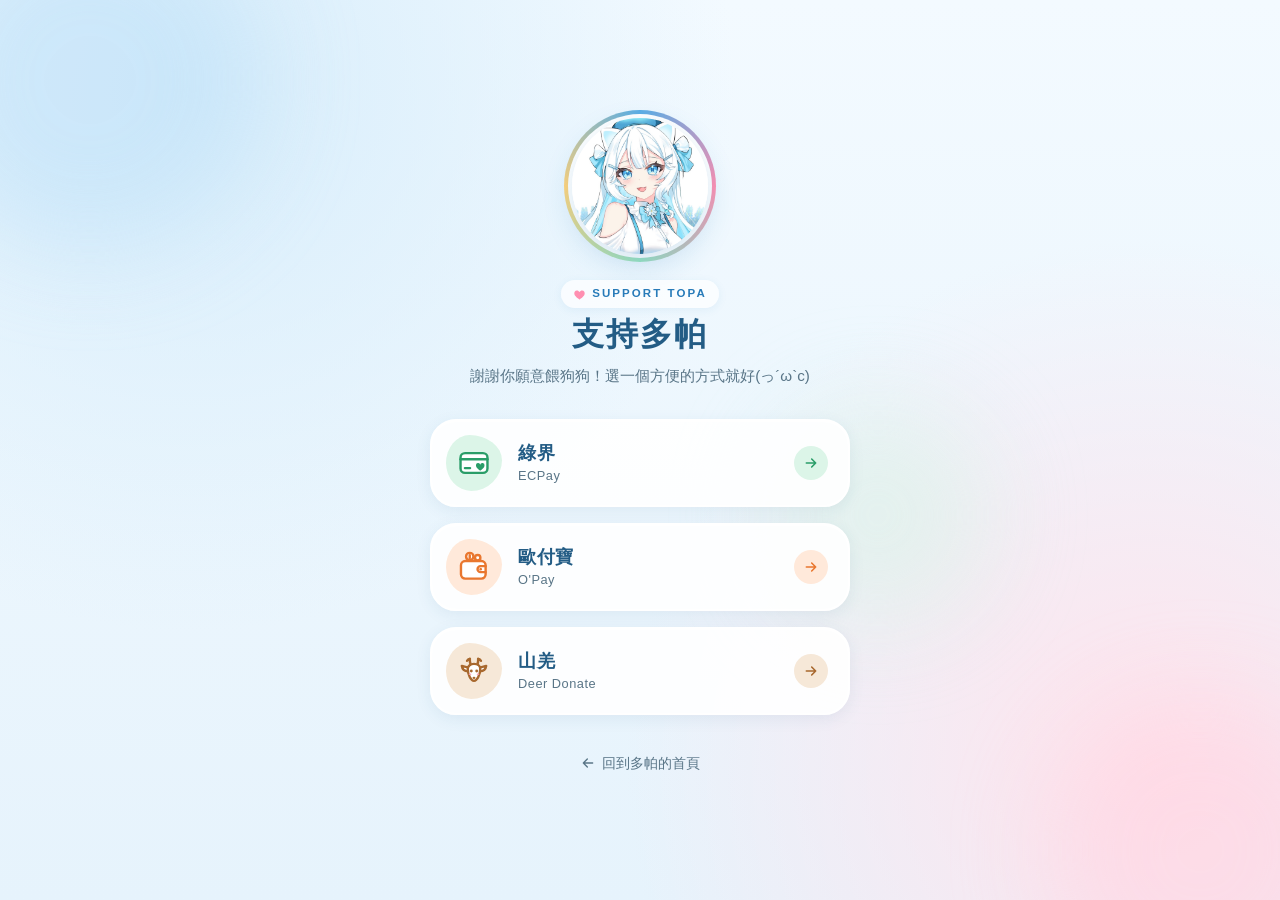
<file: donate/index.html>
<!doctype html>
<html lang="zh-Hant">
  <head>
    <meta charset="utf-8" />
    <meta name="viewport" content="width=device-width, initial-scale=1" />
    <meta name="description" content="支持 Topa Ch. 多帕：綠界、歐付寶、山羌贊助連結。" />
    <meta name="theme-color" content="#3585c9" />
    <link rel="canonical" href="https://samoyedtopa1120-cmd.github.io/topa-homepage/donate/" />
    <meta property="og:type" content="website" />
    <meta property="og:site_name" content="Topa Ch. 多帕" />
    <meta property="og:title" content="支持多帕 | Topa Ch. 多帕" />
    <meta property="og:description" content="綠界、歐付寶、山羌贊助連結。" />
    <meta property="og:url" content="https://samoyedtopa1120-cmd.github.io/topa-homepage/donate/" />
    <meta property="og:image" content="https://samoyedtopa1120-cmd.github.io/topa-homepage/assets/topa-avatar.jpg" />
    <meta name="twitter:card" content="summary" />
    <title>支持多帕 | Topa Ch. 多帕</title>
    <link rel="icon" href="../assets/topa-avatar.jpg" type="image/jpeg" />
    <style>
      :root {
        --blue: #287bb9;
        --sky: #5aaee6;
        --deep: #235c85;
        --ink: #294b63;
        --muted: #597587;
        --pale: #eff8fd;
        --line: #d6e9f5;
        --white: #fff;
        --pink: #ff8fb1;
        --font: 'Nunito', 'PingFang TC', 'Microsoft JhengHei', sans-serif;
        --bounce: cubic-bezier(.34, 1.56, .64, 1);
      }
      * { box-sizing: border-box; }
      html, body { min-height: 100%; }
      body {
        position: relative;
        margin: 0;
        min-height: 100vh;
        min-height: 100dvh;
        display: grid;
        place-items: center;
        padding: 40px 16px;
        overflow-x: hidden;
        background:
          radial-gradient(circle at 15% 10%, #d7edfb 0, transparent 40%),
          radial-gradient(circle at 90% 85%, #ffe3ec 0, transparent 38%),
          linear-gradient(180deg, #f3faff 0%, #e6f3fc 100%);
        color: var(--ink);
        font: 16px/1.7 var(--font);
        -webkit-font-smoothing: antialiased;
      }

      /* Soft blobs drifting behind everything */
      .blob {
        position: fixed;
        z-index: 0;
        border-radius: 50%;
        filter: blur(48px);
        opacity: .55;
        pointer-events: none;
        animation: drift 18s ease-in-out infinite alternate;
      }
      .blob.one { width: 340px; height: 340px; top: -90px; left: -80px; background: #bfe1f8; }
      .blob.two { width: 300px; height: 300px; bottom: -100px; right: -70px; background: #ffd3e1; animation-duration: 22s; animation-delay: -6s; }
      .blob.three { width: 220px; height: 220px; top: 45%; left: 60%; background: #d9f2e6; animation-duration: 26s; animation-delay: -12s; }
      @keyframes drift {
        0% { transform: translate(0, 0) scale(1); }
        50% { transform: translate(40px, 30px) scale(1.12); }
        100% { transform: translate(-30px, 50px) scale(.95); }
      }

      /* Paws, hearts and snowflakes floating up */
      .sky {
        position: fixed;
        inset: 0;
        z-index: 0;
        overflow: hidden;
        pointer-events: none;
      }
      .floaty {
        position: absolute;
        bottom: -40px;
        color: var(--sky);
        opacity: 0;
        animation: rise linear infinite;
      }
      .floaty svg { display: block; width: 100%; height: 100%; fill: currentColor; }
      @keyframes rise {
        0% { transform: translate(0, 0) rotate(0deg); opacity: 0; }
        10% { opacity: var(--alpha, .35); }
        50% { transform: translate(var(--sway, 30px), -55vh) rotate(var(--spin, 90deg)); }
        90% { opacity: var(--alpha, .35); }
        100% { transform: translate(0, -110vh) rotate(calc(var(--spin, 90deg) * 2)); opacity: 0; }
      }

      main {
        position: relative;
        z-index: 1;
        width: 100%;
        max-width: 420px;
        text-align: center;
      }

      /* Avatar */
      .avatar-wrap {
        position: relative;
        width: 136px;
        height: 136px;
        margin: 0 auto;
        animation: pop-in .8s var(--bounce) both;
      }
      .avatar-btn {
        position: relative;
        display: block;
        width: 100%;
        height: 100%;
        padding: 0;
        border: 0;
        border-radius: 50%;
        background: none;
        cursor: pointer;
        animation: float 4s ease-in-out infinite;
        -webkit-tap-highlight-color: transparent;
      }
      .avatar-btn:focus-visible { outline: 3px solid var(--blue); outline-offset: 6px; }
      .ring {
        position: absolute;
        inset: -8px;
        border-radius: 50%;
        background: conic-gradient(from 0deg, var(--sky), var(--pink), #9be3c1, #ffd27a, var(--sky));
        animation: spin 8s linear infinite;
      }
      .ring::after {
        content: '';
        position: absolute;
        inset: 4px;
        border-radius: 50%;
        background: var(--white);
      }
      .avatar {
        position: relative;
        display: block;
        width: 100%;
        height: 100%;
        border-radius: 50%;
        object-fit: cover;
        box-shadow: 0 10px 30px #287bb933;
      }
      .avatar-btn.wiggle .avatar { animation: wiggle .6s ease; }
      .bubble {
        position: absolute;
        top: -6px;
        left: calc(100% - 18px);
        padding: 6px 12px;
        border-radius: 16px 16px 16px 4px;
        background: var(--white);
        color: var(--deep);
        font-weight: 800;
        font-size: .9rem;
        white-space: nowrap;
        box-shadow: 0 6px 18px #235c8526;
        transform-origin: 0 100%;
        transform: scale(0) rotate(-12deg);
        opacity: 0;
        pointer-events: none;
        transition: transform .35s var(--bounce), opacity .2s;
      }
      .bubble.show { transform: scale(1) rotate(0); opacity: 1; }
      @keyframes float { 0%, 100% { transform: translateY(0); } 50% { transform: translateY(-8px); } }
      @keyframes spin { to { transform: rotate(360deg); } }
      @keyframes wiggle {
        0%, 100% { transform: rotate(0); }
        20% { transform: rotate(-10deg) scale(1.05); }
        40% { transform: rotate(8deg) scale(1.05); }
        60% { transform: rotate(-5deg); }
        80% { transform: rotate(3deg); }
      }
      @keyframes pop-in {
        0% { transform: scale(.3); opacity: 0; }
        100% { transform: scale(1); opacity: 1; }
      }

      /* Heading */
      .chip {
        display: inline-flex;
        align-items: center;
        gap: 6px;
        margin: 26px 0 6px;
        padding: 4px 12px;
        border-radius: 999px;
        background: #ffffffb3;
        color: var(--blue);
        font-size: .72rem;
        font-weight: 800;
        letter-spacing: .18em;
        box-shadow: 0 2px 10px #287bb914;
        animation: fade-up .6s .25s ease both;
      }
      .chip svg { width: 13px; height: 13px; fill: var(--pink); animation: beat 1.4s ease-in-out infinite; }
      @keyframes beat {
        0%, 100% { transform: scale(1); }
        15% { transform: scale(1.3); }
        30% { transform: scale(1); }
        45% { transform: scale(1.2); }
      }
      h1 {
        margin: 0;
        color: var(--deep);
        font-size: 2rem;
        line-height: 1.3;
        letter-spacing: .06em;
      }
      h1 span {
        display: inline-block;
        animation: hop .7s var(--bounce) both, wave 3.2s ease-in-out infinite;
        animation-delay: calc(.35s + var(--i) * .08s), calc(1.6s + var(--i) * .12s);
      }
      @keyframes hop {
        0% { transform: translateY(24px) scale(.6); opacity: 0; }
        100% { transform: none; opacity: 1; }
      }
      @keyframes wave {
        0%, 70%, 100% { transform: translateY(0); }
        80% { transform: translateY(-7px); }
        90% { transform: translateY(1px); }
      }
      .lead {
        margin: 8px 0 30px;
        color: var(--muted);
        font-size: .95rem;
        animation: fade-up .6s .7s ease both;
      }
      .lead span { display: inline-block; }
      @keyframes fade-up {
        0% { transform: translateY(12px); opacity: 0; }
        100% { transform: none; opacity: 1; }
      }

      /* Donate buttons */
      .buttons {
        display: grid;
        gap: 16px;
        perspective: 800px;
      }
      .donate {
        --rx: 0deg;
        --ry: 0deg;
        --mx: 50%;
        --my: 50%;
        position: relative;
        display: flex;
        align-items: center;
        gap: 16px;
        padding: 14px 20px 14px 14px;
        overflow: hidden;
        border: 2px solid var(--white);
        border-radius: 26px;
        background: #ffffffe6;
        color: var(--ink);
        text-decoration: none;
        box-shadow: 0 4px 16px #235c8514, 0 1px 0 #fff inset;
        transform: rotateX(var(--rx)) rotateY(var(--ry));
        transition: transform .25s ease, box-shadow .25s ease, border-color .25s ease;
        animation: slide-in .7s var(--bounce) backwards;
        animation-delay: calc(.85s + var(--i) * .12s);
        -webkit-tap-highlight-color: transparent;
      }
      @keyframes slide-in {
        0% { transform: translateY(30px) scale(.9); opacity: 0; }
        100% { transform: none; opacity: 1; }
      }
      /* Glow that follows the pointer */
      .donate::before {
        content: '';
        position: absolute;
        inset: 0;
        background: radial-gradient(180px circle at var(--mx) var(--my), var(--tint), transparent 70%);
        opacity: 0;
        transition: opacity .25s;
        pointer-events: none;
      }
      /* Shine sweep */
      .donate::after {
        content: '';
        position: absolute;
        top: 0;
        bottom: 0;
        left: -60%;
        width: 40%;
        background: linear-gradient(105deg, transparent, #ffffffcc, transparent);
        transform: skewX(-18deg);
        pointer-events: none;
      }
      .donate:hover, .donate:focus-visible {
        border-color: var(--accent);
        box-shadow: 0 14px 30px -8px var(--shadow), 0 1px 0 #fff inset;
        transform: rotateX(var(--rx)) rotateY(var(--ry)) translateY(-3px);
      }
      .donate:hover::before, .donate:focus-visible::before { opacity: 1; }
      .donate:hover::after, .donate:focus-visible::after { animation: shine .8s ease; }
      .donate:focus-visible { outline: 3px solid var(--accent); outline-offset: 3px; }
      .donate:active { transform: scale(.97); transition-duration: .08s; }
      @keyframes shine { to { left: 130%; } }

      .icon {
        position: relative;
        flex: none;
        display: grid;
        place-items: center;
        width: 56px;
        height: 56px;
        border-radius: 42% 58% 55% 45% / 50% 45% 55% 50%;
        background: var(--tint);
        color: var(--accent);
        animation: morph 7s ease-in-out infinite;
        animation-delay: calc(var(--i) * -2s);
      }
      .icon svg {
        width: 34px;
        height: 34px;
        fill: none;
        stroke: currentColor;
        stroke-width: 1.7;
        stroke-linecap: round;
        stroke-linejoin: round;
        overflow: visible;
      }
      .icon .solid { fill: currentColor; stroke: none; }
      .icon .soft { fill: var(--white); }
      .icon .blush { fill: #ff9db8; stroke: none; }
      .donate:hover .icon svg, .donate:focus-visible .icon svg { animation: jiggle .7s ease; }
      @keyframes morph {
        0%, 100% { border-radius: 42% 58% 55% 45% / 50% 45% 55% 50%; }
        33% { border-radius: 58% 42% 45% 55% / 45% 58% 42% 55%; }
        66% { border-radius: 50% 50% 60% 40% / 58% 42% 58% 42%; }
      }
      @keyframes jiggle {
        0% { transform: rotate(0) scale(1); }
        25% { transform: rotate(-12deg) scale(1.15); }
        50% { transform: rotate(9deg) scale(1.1); }
        75% { transform: rotate(-4deg) scale(1.05); }
        100% { transform: rotate(0) scale(1); }
      }
      /* Per-icon extra motion on hover */
      .donate:hover .coin, .donate:focus-visible .coin { animation: coin-hop .7s var(--bounce); }
      .donate:hover .coin.two, .donate:focus-visible .coin.two { animation-delay: .1s; }
      @keyframes coin-hop { 40% { transform: translateY(-4px); } }
      .donate:hover .ear, .donate:focus-visible .ear { animation: ear-flick .5s ease 2; }
      .ear { transform-box: fill-box; }
      .ear.left { transform-origin: 100% 30%; }
      .ear.right { transform-origin: 0 30%; }
      @keyframes ear-flick { 50% { transform: rotate(var(--flick)); } }
      .ear.left { --flick: 18deg; }
      .ear.right { --flick: -18deg; }
      .donate:hover .card-heart, .donate:focus-visible .card-heart { animation: beat 1s ease-in-out infinite; transform-box: fill-box; transform-origin: center; }

      .label {
        position: relative;
        flex: 1;
        text-align: left;
        line-height: 1.3;
      }
      .label strong {
        display: block;
        color: var(--deep);
        font-size: 1.15rem;
        letter-spacing: .04em;
      }
      .label span {
        color: var(--muted);
        font-size: .8rem;
        letter-spacing: .04em;
      }
      .go {
        position: relative;
        flex: none;
        display: grid;
        place-items: center;
        width: 34px;
        height: 34px;
        border-radius: 50%;
        background: var(--tint);
        color: var(--accent);
        transition: transform .3s var(--bounce), background .25s, color .25s;
      }
      .go svg { width: 16px; height: 16px; fill: none; stroke: currentColor; stroke-width: 2.4; stroke-linecap: round; stroke-linejoin: round; }
      .donate:hover .go, .donate:focus-visible .go { transform: translateX(4px) rotate(-45deg); background: var(--accent); color: var(--white); }

      .ecpay { --i: 0; --accent: #2a9d68; --tint: #dcf5e8; --shadow: #2a9d6866; }
      .opay { --i: 1; --accent: #e9772f; --tint: #ffe9da; --shadow: #e9772f66; }
      .deer { --i: 2; --accent: #a8682e; --tint: #f6e8d8; --shadow: #a8682e66; }

      .home {
        display: inline-flex;
        align-items: center;
        gap: 6px;
        margin-top: 30px;
        padding: 6px 14px;
        border-radius: 999px;
        color: var(--muted);
        font-size: .9rem;
        text-decoration: none;
        transition: color .2s, background .2s;
        animation: fade-up .6s 1.4s ease both;
      }
      .home svg { width: 16px; height: 16px; fill: none; stroke: currentColor; stroke-width: 2; stroke-linecap: round; stroke-linejoin: round; transition: transform .25s var(--bounce); }
      .home:hover, .home:focus-visible { color: var(--deep); background: #ffffffb3; }
      .home:hover svg, .home:focus-visible svg { transform: translateX(-4px); }
      .home:focus-visible { outline: 3px solid var(--blue); outline-offset: 2px; }

      /* Click bursts */
      .particle {
        position: fixed;
        z-index: 10;
        width: 16px;
        height: 16px;
        margin: -8px 0 0 -8px;
        pointer-events: none;
      }
      .particle svg { display: block; width: 100%; height: 100%; fill: currentColor; }

      @media (max-width: 380px) {
        h1 { font-size: 1.75rem; }
        .donate { gap: 12px; padding: 12px 16px 12px 12px; }
        .icon { width: 50px; height: 50px; }
        .icon svg { width: 30px; height: 30px; }
      }
      @media (prefers-reduced-motion: reduce) {
        *, *::before, *::after {
          animation-duration: .01ms !important;
          animation-iteration-count: 1 !important;
          animation-delay: 0s !important;
          transition-duration: .01ms !important;
        }
        .sky, .blob { display: none; }
      }
    </style>
  </head>
  <body>
    <svg width="0" height="0" style="position:absolute" aria-hidden="true" focusable="false">
      <!-- Particles -->
      <symbol id="p-heart" viewBox="0 0 24 24"><path d="M12 21s-7.5-4.4-9.3-9.2C1.4 8.3 3.6 4.5 7.3 4.5c2 0 3.4 1.1 4.7 2.8 1.3-1.7 2.7-2.8 4.7-2.8 3.7 0 5.9 3.8 4.6 7.3C19.5 16.6 12 21 12 21Z"/></symbol>
      <symbol id="p-paw" viewBox="0 0 24 24"><ellipse cx="5.2" cy="10" rx="2.3" ry="2.9" transform="rotate(-20 5.2 10)"/><ellipse cx="9.6" cy="5.6" rx="2.2" ry="2.9" transform="rotate(-6 9.6 5.6)"/><ellipse cx="14.6" cy="5.6" rx="2.2" ry="2.9" transform="rotate(6 14.6 5.6)"/><ellipse cx="19" cy="10" rx="2.3" ry="2.9" transform="rotate(20 19 10)"/><path d="M12 11c-3.3 0-6.6 3.6-6.6 6.6 0 2.4 1.9 3.2 3.6 2.8 1.2-.3 2-.8 3-.8s1.8.5 3 .8c1.7.4 3.6-.4 3.6-2.8 0-3-3.3-6.6-6.6-6.6Z"/></symbol>
      <symbol id="p-flake" viewBox="0 0 24 24"><path d="M11 2h2v5.3l2.6-1.5 1 1.7L13 9.6v1.8l1.6-.9 3.6-2.1 1 1.7-3.6 2.1L14 13l1.6.9 3.6 2.1-1 1.7-3.6-2.1-1.6-.9v1.8l3.6 2.1-1 1.7-2.6-1.5V22h-2v-5.3l-2.6 1.5-1-1.7L11 14.4v-1.8l-1.6.9-3.6 2.1-1-1.7 3.6-2.1L10 11l-1.6-.9-3.6-2.1 1-1.7 3.6 2.1 1.6.9V7.4L7.4 5.3l1-1.7L11 5.1Z"/></symbol>
      <symbol id="p-star" viewBox="0 0 24 24"><path d="M12 2.5c.6 4.8 2.7 6.9 7.5 7.5-4.8.6-6.9 2.7-7.5 7.5-.6-4.8-2.7-6.9-7.5-7.5 4.8-.6 6.9-2.7 7.5-7.5Z" transform="translate(0 2)"/></symbol>
    </svg>

    <div class="blob one" aria-hidden="true"></div>
    <div class="blob two" aria-hidden="true"></div>
    <div class="blob three" aria-hidden="true"></div>
    <div class="sky" aria-hidden="true"></div>

    <main>
      <div class="avatar-wrap">
        <button class="avatar-btn" type="button" aria-label="摸摸多帕">
          <span class="ring" aria-hidden="true"></span>
          <img class="avatar" src="../assets/topa-avatar.jpg" alt="" width="136" height="136" />
        </button>
        <span class="bubble" aria-live="polite"></span>
      </div>

      <div class="chip">
        <svg viewBox="0 0 24 24" aria-hidden="true"><use href="#p-heart"></use></svg>SUPPORT TOPA
      </div>
      <h1 aria-label="支持多帕"><span style="--i:0" aria-hidden="true">支</span><span style="--i:1" aria-hidden="true">持</span><span style="--i:2" aria-hidden="true">多</span><span style="--i:3" aria-hidden="true">帕</span></h1>
      <p class="lead"><span>謝謝你願意餵狗狗！</span><span>選一個方便的方式就好(っ´ω`c)</span></p>

      <nav class="buttons" aria-label="贊助連結">
        <a class="donate ecpay" href="https://payment.ecpay.com.tw/Broadcaster/Donate/85C7382313C1128C863B7826B020375C" target="_blank" rel="noopener noreferrer">
          <span class="icon" aria-hidden="true">
            <!-- Card with a heart -->
            <svg viewBox="0 0 24 24">
              <rect class="soft" x="2.5" y="5" width="19" height="14" rx="3.2" />
              <path d="M2.5 9.4h19" />
              <path d="M5.6 15.6h3.6" />
              <path class="card-heart solid" d="M16.4 17.4s-3-1.7-3-3.6a1.5 1.5 0 0 1 3-.5 1.5 1.5 0 0 1 3 .5c0 1.9-3 3.6-3 3.6Z" />
            </svg>
          </span>
          <span class="label"><strong>綠界</strong><span>ECPay</span></span>
          <span class="go" aria-hidden="true"><svg viewBox="0 0 24 24"><path d="M5 12h14m-6-6 6 6-6 6" /></svg></span>
        </a>
        <a class="donate opay" href="https://payment.opay.tw/Broadcaster/Donate/44319C02C2A8F1C43497ADE37872A1DE" target="_blank" rel="noopener noreferrer">
          <span class="icon" aria-hidden="true">
            <!-- Wallet with coins popping out -->
            <svg viewBox="0 0 24 24">
              <g class="coin"><circle class="soft" cx="9" cy="4.6" r="2.6" /><path d="M9 3.6v2" /></g>
              <g class="coin two"><circle class="soft" cx="14.6" cy="5.4" r="1.9" /></g>
              <rect class="soft" x="2.8" y="7.8" width="17.4" height="12.4" rx="3" />
              <path d="M20.2 11.4h-3.6a2.1 2.1 0 0 0 0 4.2h3.6" />
              <circle class="solid" cx="16.7" cy="13.5" r=".9" />
            </svg>
          </span>
          <span class="label"><strong>歐付寶</strong><span>O'Pay</span></span>
          <span class="go" aria-hidden="true"><svg viewBox="0 0 24 24"><path d="M5 12h14m-6-6 6 6-6 6" /></svg></span>
        </a>
        <a class="donate deer" href="https://deerdonate.herokuapp.com/donation/%E5%A4%9A%E5%B8%95" target="_blank" rel="noopener noreferrer">
          <span class="icon" aria-hidden="true">
            <!-- A little muntjac (山羌) -->
            <svg viewBox="0 0 24 24">
              <path d="M9.6 7.4c-.5-1.4-.7-2.7-.5-4.1M9.1 3.3c-.9.2-1.6.7-2 1.5M14.4 7.4c.5-1.4.7-2.7.5-4.1M14.9 3.3c.9.2 1.6.7 2 1.5" />
              <path class="ear left soft" d="M8 9.6 3.4 8.4c.3 2.3 1.9 3.7 4.4 3.8Z" />
              <path class="ear right soft" d="M16 9.6l4.6-1.2c-.3 2.3-1.9 3.7-4.4 3.8Z" />
              <path class="soft" d="M7.6 10.4c0-2.1 2-3.4 4.4-3.4s4.4 1.3 4.4 3.4c0 3.7-2 8.6-4.4 8.6s-4.4-4.9-4.4-8.6Z" />
              <circle class="solid" cx="10.1" cy="12" r="1" />
              <circle class="solid" cx="13.9" cy="12" r="1" />
              <ellipse class="blush" cx="9.2" cy="14.3" rx=".95" ry=".55" />
              <ellipse class="blush" cx="14.8" cy="14.3" rx=".95" ry=".55" />
              <ellipse class="solid" cx="12" cy="16.9" rx="1.05" ry=".8" />
            </svg>
          </span>
          <span class="label"><strong>山羌</strong><span>Deer Donate</span></span>
          <span class="go" aria-hidden="true"><svg viewBox="0 0 24 24"><path d="M5 12h14m-6-6 6 6-6 6" /></svg></span>
        </a>
      </nav>

      <a class="home" href="../"><svg viewBox="0 0 24 24" aria-hidden="true"><path d="M19 12H5m6-6-6 6 6 6" /></svg>回到多帕的首頁</a>
    </main>

    <script>
      (function () {
        var calm = window.matchMedia('(prefers-reduced-motion: reduce)').matches;
        var shapes = ['p-heart', 'p-paw', 'p-flake', 'p-star'];
        var colors = ['#5aaee6', '#ff8fb1', '#7fcfa8', '#ffc65c', '#9cc8ec'];
        var pick = function (list) { return list[Math.floor(Math.random() * list.length)]; };
        var icon = function (shape) {
          return '<svg viewBox="0 0 24 24"><use href="#' + shape + '"></use></svg>';
        };

        // Background: things drifting up.
        if (!calm) {
          var sky = document.querySelector('.sky');
          var count = window.innerWidth < 600 ? 12 : 20;
          for (var n = 0; n < count; n++) {
            var bit = document.createElement('span');
            var size = 10 + Math.random() * 18;
            bit.className = 'floaty';
            bit.innerHTML = icon(pick(shapes));
            bit.style.cssText =
              'left:' + (Math.random() * 100) + '%;width:' + size + 'px;height:' + size + 'px;' +
              'color:' + pick(colors) + ';animation-duration:' + (12 + Math.random() * 14) + 's;' +
              'animation-delay:' + (-Math.random() * 26) + 's;--sway:' + (Math.random() * 80 - 40) + 'px;' +
              '--spin:' + (Math.random() * 180 - 90) + 'deg;--alpha:' + (.25 + Math.random() * .3);
            sky.appendChild(bit);
          }
        }

        // A burst of hearts and paws from a point.
        function burst(x, y, amount, palette) {
          if (calm || !document.body.animate) return;
          for (var n = 0; n < amount; n++) {
            var bit = document.createElement('span');
            bit.className = 'particle';
            bit.innerHTML = icon(pick(['p-heart', 'p-paw', 'p-star', 'p-heart']));
            bit.style.left = x + 'px';
            bit.style.top = y + 'px';
            bit.style.color = pick(palette || colors);
            document.body.appendChild(bit);
            var angle = Math.random() * Math.PI * 2;
            var distance = 50 + Math.random() * 70;
            var scale = .6 + Math.random() * .8;
            bit.animate([
              { transform: 'translate(0,0) scale(0) rotate(0deg)', opacity: 1 },
              { transform: 'translate(' + Math.cos(angle) * distance * .7 + 'px,' + Math.sin(angle) * distance * .7 + 'px) scale(' + scale + ') rotate(' + (Math.random() * 60 - 30) + 'deg)', opacity: 1, offset: .55 },
              { transform: 'translate(' + Math.cos(angle) * distance + 'px,' + (Math.sin(angle) * distance + 30) + 'px) scale(' + scale * .8 + ') rotate(' + (Math.random() * 120 - 60) + 'deg)', opacity: 0 }
            ], { duration: 900 + Math.random() * 400, easing: 'cubic-bezier(.2,.7,.3,1)' }).onfinish = function () {
              this.effect.target.remove();
            };
          }
        }

        // Pet the avatar: wiggle, say something, sprinkle hearts.
        var avatar = document.querySelector('.avatar-btn');
        var bubble = document.querySelector('.bubble');
        var lines = ['汪！', '汪汪汪！', 'ともとも！', '謝謝你～', '(っ´ω`c)', '摸摸頭！', '嗷嗚～'];
        var last = -1, hide;
        avatar.addEventListener('click', function () {
          var next;
          do { next = Math.floor(Math.random() * lines.length); } while (next === last);
          last = next;
          bubble.textContent = lines[next];
          bubble.classList.add('show');
          clearTimeout(hide);
          hide = setTimeout(function () { bubble.classList.remove('show'); }, 1600);
          avatar.classList.remove('wiggle');
          void avatar.offsetWidth;
          avatar.classList.add('wiggle');
          var box = avatar.getBoundingClientRect();
          burst(box.left + box.width / 2, box.top + box.height / 2, 12);
        });
        // Say hello once after the page settles.
        setTimeout(function () {
          bubble.textContent = '汪！';
          bubble.classList.add('show');
          hide = setTimeout(function () { bubble.classList.remove('show'); }, 1800);
        }, 1500);

        // Buttons: glow follows the pointer, a gentle 3D tilt, and a burst on click.
        var fine = window.matchMedia('(hover: hover) and (pointer: fine)').matches;
        document.querySelectorAll('.donate').forEach(function (link) {
          var accent = getComputedStyle(link).getPropertyValue('--accent').trim();
          link.addEventListener('pointermove', function (event) {
            var box = link.getBoundingClientRect();
            var px = (event.clientX - box.left) / box.width;
            var py = (event.clientY - box.top) / box.height;
            link.style.setProperty('--mx', px * 100 + '%');
            link.style.setProperty('--my', py * 100 + '%');
            if (fine && !calm) {
              link.style.setProperty('--ry', (px - .5) * 8 + 'deg');
              link.style.setProperty('--rx', (.5 - py) * 10 + 'deg');
            }
          });
          link.addEventListener('pointerleave', function () {
            link.style.setProperty('--rx', '0deg');
            link.style.setProperty('--ry', '0deg');
          });
          link.addEventListener('click', function (event) {
            var box = link.getBoundingClientRect();
            var x = event.clientX || box.left + box.width / 2;
            var y = event.clientY || box.top + box.height / 2;
            burst(x, y, 14, [accent, '#ff8fb1', '#ffc65c', '#5aaee6']);
          });
        });
      })();
    </script>
  </body>
</html>
</file>
<file: styles.css>
@import url('https://fonts.googleapis.com/css2?family=Kiwi+Maru:wght@400;500&family=Nunito:wght@400;600;700;800;900&display=swap');
:root {
  --blue:#287bb9;
  --deep:#235c85;
  --ink:#294b63;
  --muted:#597587;
  --pale:#eff8fd;
  --line:#d6e9f5;
  --white:#fff;
  --radius:24px;
  --font:'Nunito','PingFang TC','Microsoft JhengHei',sans-serif;
  --round:'Kiwi Maru','PingFang TC','Microsoft JhengHei',sans-serif;
}
* {
  box-sizing:border-box;
}
html {
  scroll-behavior:smooth;
  scroll-padding-top:105px;
}
body {
  margin:0;
  background:var(--white);
  color:var(--ink);
  font:16px/1.85 var(--font);
  -webkit-font-smoothing:antialiased;
}
button,a {
  -webkit-tap-highlight-color:transparent;
}
a {
  color:inherit;
  text-decoration:none;
}
button {
  font:inherit;
  cursor:pointer;
}
img {
  display:block;
  max-width:100%;
}
figure,p,h1,h2,h3 {
  margin:0;
}
button {
  color:inherit;
}
button,a {
  touch-action:manipulation;
}
a:focus-visible,button:focus-visible {
  outline:3px solid var(--blue);
  outline-offset:6px;
}
a,button {
  transition:color .2s,background .2s,transform .2s,box-shadow .2s;
}
::selection {
  background:#cee9ff;
}
[hidden] {
  display:none!important;
}
.icon-sprite {
  position:absolute;
  width:0;
  height:0;
  overflow:hidden;
}
.icon {
  width:23px;
  height:23px;
  fill:none;
  stroke:currentColor;
  stroke-width:1.7;
  stroke-linecap:round;
  stroke-linejoin:round;
  flex:none;
}
.skip-link {
  position:fixed;
  top:-70px;
  left:20px;
  padding:10px 20px;
  background:var(--deep);
  color:white;
  z-index:100;
}
.skip-link:focus {
  top:8px;
}
.site-header {
  height:90px;
  position:sticky;
  top:0;
  z-index:20;
  background:#fff;
  border-bottom:1px solid var(--line);
}
.header-inner {
  max-width:1280px;
  height:100%;
  margin:auto;
  padding:0 42px;
  display:flex;
  align-items:center;
  gap:34px;
}
.brand {
  display:flex;
  align-items:center;
  gap:10px;
  color:var(--blue);
  font-size:26px;
  font-weight:900;
  white-space:nowrap;
}
.brand img {
  border-radius:50%;
  border:2px solid var(--line);
}
.brand-small {
  font-size:16px;
  font-weight:800;
}
.site-header nav {
  display:flex;
  gap:26px;
  margin-left:auto;
}
.site-header nav a {
  font-size:14px;
  font-weight:800;
  white-space:nowrap;
  position:relative;
}
.site-header nav a:hover,.site-header nav a[aria-current] {
  color:var(--blue);
}
.site-header nav a[aria-current]:after {
  content:'';
  width:5px;
  height:5px;
  border-radius:50%;
  background:var(--blue);
  position:absolute;
  bottom:-9px;
  left:50%;
}
.lang-switch {
  display:flex;
  align-self:center;
  gap:2px;
  padding:3px;
  border:1px solid var(--line);
  border-radius:30px;
}
.lang-switch[hidden] {
  display:none;
}
.lang-switch button {
  border:0;
  background:none;
  border-radius:20px;
  padding:4px 10px;
  font:inherit;
  font-size:12px;
  font-weight:800;
  line-height:1.4;
  color:var(--muted);
  white-space:nowrap;
  cursor:pointer;
}
.lang-switch button:hover {
  color:var(--blue);
}
.lang-switch button[aria-pressed=true] {
  background:var(--blue);
  color:white;
}
html.lang-pending body {
  visibility:hidden;
}
.header-youtube {
  display:flex;
  align-items:center;
  gap:8px;
  border:1px solid var(--line);
  border-radius:30px;
  padding:9px 16px;
  color:var(--blue);
  font-size:13px;
  font-weight:800;
}
.header-youtube .icon:last-child {
  width:16px;
}
.header-youtube:hover {
  background:var(--pale);
}
.menu-toggle {
  display:none;
}
.hero {
  position:relative;
  background:#f4faff;
  overflow:hidden;
}
.hero:before {
  content:'';
  position:absolute;
  inset:0;
  background-image:radial-gradient(#b4d5e8 1px,transparent 1px);
  background-size:24px 24px;
  opacity:.4;
  mask-image:linear-gradient(90deg,transparent 35%,#000);
}
.hero-inner {
  position:relative;
  max-width:1200px;
  padding:58px 44px 69px;
  margin:auto;
  display:grid;
  grid-template-columns:1fr 1fr;
  gap:58px;
  align-items:center;
}
.hero-copy {
  padding-bottom:10px;
}
.hero-greeting {
  font-family:var(--round);
  font-size:25px;
  letter-spacing:.12em;
  color:var(--blue);
  margin-bottom:9px;
}
.hero h1 {
  font-family:var(--round);
  font-size:clamp(50px,5.4vw,76px);
  letter-spacing:.02em;
  font-weight:500;
  line-height:1.4;
  position:relative;
  white-space:nowrap;
}
.hero h1>span {
  color:var(--blue);
}
.hero h1 i {
  font-family:'Nunito',sans-serif;
  font-size:55px;
  display:block;
  font-weight:800;
  letter-spacing:.05em;
  line-height:1.2;
  color:#9dc9e6;
  margin-top:0;
  margin-left:4px;
}
.hero-intro {
  font-size:18px;
  line-height:1.95;
  margin-top:26px;
  letter-spacing:.04em;
}
.hero-actions {
  display:flex;
  gap:12px;
  margin-top:31px;
  flex-wrap:wrap;
}
.button {
  border:1px solid var(--line);
  border-radius:50px;
  display:inline-flex;
  gap:10px;
  align-items:center;
  justify-content:center;
  min-height:51px;
  padding:11px 24px;
  font-size:15px;
  font-weight:800;
  line-height:1.5;
}
.button.primary {
  background:var(--blue);
  color:white;
  border-color:var(--blue);
  box-shadow:0 5px 0 #d0e7f6;
}
.button.primary .icon:last-child {
  width:18px;
}
.button.primary:hover {
  background:var(--deep);
  transform:translateY(-2px);
}
.button.secondary {
  background:white;
  color:var(--blue);
}
.button.secondary:hover {
  background:#e4f2fc;
  transform:translateY(-2px);
}
.hero-socials {
  display:flex;
  gap:23px;
  margin-top:30px;
}
.hero-socials a {
  display:flex;
  align-items:center;
  gap:6px;
  font-size:13px;
  font-weight:700;
  color:var(--muted);
}
.hero-socials .icon {
  width:19px;
  height:19px;
}
.hero-socials a:hover {
  color:var(--blue);
}
.hero-art {
  position:relative;
  margin:20px 0 17px;
}
.art-note {
  position:absolute;
  top:-37px;
  left:48px;
  color:var(--blue);
  font-size:15px;
  font-weight:700;
  letter-spacing:.03em;
  transform:rotate(-4deg);
}
.portrait {
  padding:12px 12px 0;
  background:white;
  border:1px solid #cde4f5;
  border-radius:130px 130px 25px 25px;
  transform:rotate(3deg);
  box-shadow:12px 16px 0 #dfeff9;
  overflow:hidden;
}
.portrait img {
  width:100%;
  height:auto;
  aspect-ratio:1;
  object-fit:cover;
  border-radius:118px 118px 14px 14px;
}
.portrait figcaption {
  font-size:11px;
  letter-spacing:.16em;
  text-transform:uppercase;
  text-align:center;
  padding:13px 0;
  color:var(--muted);
  font-weight:800;
}
.dog-sticker {
  position:absolute;
  bottom:27px;
  left:-35px;
  display:flex;
  align-items:center;
  gap:12px;
  border:2px solid var(--blue);
  outline:6px solid white;
  background:white;
  color:var(--blue);
  border-radius:20px;
  padding:11px 19px;
  transform:rotate(-10deg);
  box-shadow:0 9px 20px #235c8512;
  font-family:var(--round);
  font-size:22px;
  line-height:1.4;
}
.dog-sticker .icon {
  fill:currentColor;
  stroke:none;
  width:38px;
  height:38px;
}
.dog-sticker small {
  display:block;
  font-family:var(--font);
  font-size:11px;
  font-weight:800;
  letter-spacing:.05em;
  margin-top:3px;
}
.art-spark {
  position:absolute;
  right:-32px;
  top:18px;
  font-size:72px;
  color:var(--blue);
  line-height:1;
}
.scroll-note {
  position:absolute;
  bottom:18px;
  left:50%;
  transform:translateX(-50%);
  font-size:11px;
  letter-spacing:.2em;
  color:var(--muted);
}
.scroll-note span {
  margin-left:10px;
}
.ticker {
  display:flex;
  align-items:center;
  justify-content:center;
  gap:40px;
  min-height:66px;
  padding:14px 24px;
  background:#dff1fc;
  color:var(--deep);
  font-size:13px;
  letter-spacing:.1em;
  font-weight:700;
}
.ticker .icon {
  width:18px;
  height:18px;
  fill:currentColor;
  stroke:none;
  opacity:.5;
}
.section {
  max-width:1160px;
  margin:0 auto;
  padding:88px 30px;
  scroll-margin-top:14px;
}
.section-head {
  margin-bottom:34px;
}
.eyebrow {
  font-size:12px;
  line-height:1.4;
  font-weight:900;
  letter-spacing:.2em;
  text-transform:uppercase;
  color:var(--blue);
  margin-bottom:13px;
}
.section h2 {
  font-family:var(--round);
  font-size:32px;
  font-weight:500;
  line-height:1.6;
  letter-spacing:.04em;
}
.section-note {
  color:var(--muted);
  font-size:15px;
  line-height:1.9;
  margin-top:14px;
  max-width:660px;
}
.profile-grid {
  display:grid;
  grid-template-columns:1fr 2fr;
  gap:50px;
}
.profile-grid .section-head {
  max-width:300px;
  position:relative;
}
.profile-grid .section-head:after {
  content:'hello, ともとも';
  font-size:19px;
  font-weight:700;
  color:#8bbce0;
  display:block;
  transform:rotate(-7deg);
  margin-top:25px;
}
.profile-copy {
  display:grid;
  grid-template-columns:1fr;
  gap:30px;
}
.profile-prose {
  display:grid;
  grid-template-columns:1fr 1fr;
  gap:30px;
}
.profile-prose p {
  font-size:15px;
  line-height:1.95;
}
.facts {
  display:grid;
  grid-template-columns:repeat(3,1fr);
  border-top:1px dashed #a5cce5;
  border-bottom:1px dashed #a5cce5;
  padding:21px 0;
  gap:20px;
}
.facts span {
  font-size:11px;
  display:block;
  color:var(--muted);
  margin-bottom:4px;
}
.facts strong {
  font-size:14px;
  font-weight:800;
  color:var(--deep);
}
.blue-band {
  background:var(--pale);
}
.lore-section {
  padding-top:60px;
  padding-bottom:62px;
}
.lore-section .section-head {
  display:flex;
  align-items:baseline;
  gap:30px;
  margin-bottom:25px;
}
.lore-section h2 {
  font-size:25px;
}
.lore-section .section-head .text-link {
  margin-left:auto;
}
.lore-grid {
  display:grid;
  grid-template-columns:repeat(3,1fr);
  gap:40px;
}
.lore-grid article {
  position:relative;
  padding-left:20px;
  border-left:2px solid #b3d6ed;
}
.lore-grid article>span {
  font-size:12px;
  color:var(--blue);
  font-weight:800;
  letter-spacing:.08em;
}
.lore-grid h3 {
  font-family:var(--round);
  font-size:21px;
  font-weight:500;
  margin:4px 0 12px;
}
.lore-grid p {
  font-size:14px;
  color:var(--muted);
  line-height:1.9;
}
.activity-grid {
  display:grid;
  grid-template-columns:repeat(3,1fr);
  gap:40px;
}
.activity-grid article {
  position:relative;
  padding-top:15px;
}
.activity-grid article>span {
  font-size:44px;
  font-weight:900;
  color:#c4e0f1;
  line-height:1;
}
.activity-grid h3 {
  font-family:var(--round);
  font-weight:500;
  font-size:22px;
  margin:16px 0 14px;
}
.activity-grid p {
  font-size:15px;
  line-height:1.9;
  color:var(--muted);
}
.traits-panel {
  margin-top:42px;
  display:grid;
  grid-template-columns:repeat(3,1fr);
  gap:30px;
  border-top:1px solid var(--line);
  padding-top:28px;
}
.traits-panel span {
  font-size:13px;
  color:var(--blue);
  font-weight:800;
}
.traits-panel p {
  font-size:13px;
  color:var(--muted);
  margin-top:9px;
  line-height:1.9;
}
.media-section {
  border-top:1px solid var(--line);
}
.media-toolbar {
  display:flex;
  align-items:center;
  justify-content:space-between;
  gap:20px;
  margin:0 0 30px;
}
.filters {
  display:flex;
  gap:6px;
  padding:5px;
  border-radius:30px;
  background:var(--pale);
}
.filters button {
  border:0;
  background:transparent;
  color:var(--muted);
  border-radius:24px;
  padding:8px 19px;
  font-size:13px;
  font-weight:800;
}
.filters button[aria-pressed=true] {
  background:var(--blue);
  color:white;
}
.filters button:hover {
  color:var(--deep);
}
.filters button[aria-pressed=true]:hover {
  color:white;
}
.text-link {
  font-size:13px;
  font-weight:800;
  color:var(--blue);
  border-bottom:1px solid #a3cbe6;
}
.video-grid {
  display:grid;
  grid-template-columns:repeat(3,1fr);
  gap:28px 25px;
  align-items:start;
}
.video-card {
  display:block;
  min-width:0;
}
.video-card img {
  width:100%;
  aspect-ratio:16/9;
  object-fit:cover;
  border-radius:15px;
  transition:transform .3s;
}
.video-card:hover img {
  transform:translateY(-4px);
  box-shadow:0 8px 20px #235c8518;
}
.video-card>div {
  padding:15px 2px 5px;
}
.video-card p {
  color:var(--blue);
  font-size:10px;
  text-transform:uppercase;
  font-weight:900;
  letter-spacing:.09em;
}
.video-card h3 {
  font-size:17px;
  line-height:1.65;
  margin:5px 0 4px;
}
.video-card span {
  color:var(--muted);
  font-size:12px;
}
.video-card.featured {
  grid-column:span 2;
  grid-row:span 2;
}
.video-card.featured h3 {
  font-size:23px;
}
.video-card.featured img {
  aspect-ratio:16/10;
}
.video-grid.is-filtered .video-card.featured {
  grid-column:auto;
  grid-row:auto;
}
.video-grid.is-filtered .video-card.featured img {
  aspect-ratio:16/9;
}
.video-grid.is-filtered .video-card.featured h3 {
  font-size:17px;
}
.visuals-section {
  max-width:none;
  background:#eff8fd;
  padding:76px max(30px,calc((100% - 1100px)/2)) 90px;
  position:relative;
}
.visuals-section>.section-head {
  text-align:center;
}
.visuals-section .section-note {
  margin:14px auto 0;
}
.visual-grid {
  display:grid;
  grid-template-columns:repeat(3,minmax(0,1fr));
  gap:28px;
  align-items:start;
}
.visual-card {
  padding:9px 9px 0;
  background:white;
  box-shadow:0 5px 16px #2c648810;
  border:1px solid #dcecf6;
  border-radius:5px;
}
.visual-card:first-child {
  grid-column:span 2;
}
.visual-card:nth-child(2) {
  transform:rotate(2deg);
  margin-top:24px;
}
.visual-card:nth-child(3) {
  grid-column:3;
  grid-row:span 2;
  transform:rotate(-2deg);
  margin-top:0;
}
.visual-card:nth-child(4) {
  grid-column:1;
}
.visual-card:nth-child(5) {
  transform:rotate(1.5deg);
}
.visual-card img {
  width:100%;
  aspect-ratio:16/9;
  object-fit:cover;
  border-radius:2px;
}
.visual-card.tall img {
  aspect-ratio:3/4;
  object-fit:contain;
  background:#f7fbfe;
}
.visual-card figcaption {
  padding:13px 6px 15px;
  font-size:12px;
  text-align:center;
  font-weight:700;
  color:var(--deep);
}
.image-open {
  display:block;
  position:relative;
  border-radius:inherit;
}
.zoom-mark {
  position:absolute;
  right:10px;
  bottom:10px;
  width:32px;
  height:32px;
  border-radius:50%;
  background:#fffffff0;
  display:flex;
  align-items:center;
  justify-content:center;
  color:var(--blue);
  opacity:0;
  transform:translateY(4px);
  transition:.2s;
}
.zoom-mark svg {
  width:17px;
  height:17px;
  stroke:currentColor;
  fill:none;
  stroke-width:1.6;
  stroke-linecap:round;
  stroke-linejoin:round;
}
.image-open:hover .zoom-mark,.image-open:focus-visible .zoom-mark {
  opacity:1;
  transform:none;
}
.timeline-section {
  display:grid;
  grid-template-columns:1fr 2fr;
  gap:65px;
  padding-top:80px;
}
.timeline {
  border-left:1px solid #b6d7ec;
  padding-left:30px;
}
.timeline article {
  position:relative;
  padding-bottom:32px;
}
.timeline article:last-child {
  padding-bottom:0;
}
.timeline article:before {
  content:'';
  position:absolute;
  left:-36px;
  top:10px;
  width:10px;
  height:10px;
  background:#86badd;
  border-radius:50%;
  border:3px solid var(--pale);
  box-sizing:content-box;
}
.timeline time {
  font-size:12px;
  font-weight:900;
  color:var(--blue);
  letter-spacing:.06em;
}
.timeline h3 {
  font-size:18px;
  line-height:1.7;
  margin:4px 0 6px;
}
.timeline p {
  font-size:14px;
  line-height:1.9;
  color:var(--muted);
}
.credit-section {
  display:grid;
  grid-template-columns:1fr 2fr;
  gap:65px;
  padding-top:54px;
  padding-bottom:54px;
  border-bottom:1px solid var(--line);
}
.credit-section .section-head {
  margin:0;
}
.credit-section h2 {
  font-size:22px;
}
.credit-list {
  display:grid;
  grid-template-columns:repeat(3,1fr);
  gap:24px;
  align-content:center;
}
.credit-list span {
  font-size:11px;
  color:var(--blue);
  display:block;
  margin-bottom:7px;
  font-weight:800;
}
.credit-list strong {
  font-size:13px;
  line-height:1.9;
  display:block;
  overflow-wrap:anywhere;
}
.fanart-section .section-head {
  margin-bottom:40px;
}
.fanart-grid {
  display:grid;
  grid-template-columns:repeat(3,minmax(0,1fr));
  gap:40px 28px;
  align-items:start;
}
.fanart-card {
  min-width:0;
}
.fanart-card img {
  width:100%;
  height:275px;
  object-fit:contain;
  background:#f1f8fc;
  border-radius:17px;
  padding:8px;
  border:1px solid var(--line);
}
.fanart-card>div {
  padding:17px 5px 0;
}
.fanart-card>div>span {
  font-size:10px;
  font-weight:800;
  letter-spacing:.06em;
  color:var(--blue);
}
.fanart-card h3 {
  font-family:var(--round);
  font-size:19px;
  font-weight:500;
  line-height:1.6;
  margin:7px 0 10px;
  overflow-wrap:anywhere;
}
.fanart-author {
  color:var(--deep);
  font-size:11px;
  line-height:1.9;
  overflow-wrap:anywhere;
}
.fanart-note {
  color:var(--muted);
  font-size:13px;
  line-height:1.95;
  margin-top:12px;
}
.gallery-more {
  text-align:center;
  margin-top:42px;
  border-top:1px dashed var(--line);
  padding-top:32px;
}
.gallery-more p {
  font-size:12px;
  color:var(--muted);
  margin-bottom:15px;
}
.gallery-more .button {
  min-width:250px;
}
.link-section {
  max-width:none;
  background:var(--pale);
  padding:72px max(30px,calc((100% - 1100px)/2)) 80px;
}
.link-section .section-head {
  text-align:center;
}
.link-list {
  display:grid;
  grid-template-columns:repeat(2,minmax(0,1fr));
  column-gap:52px;
}
.link-list>a {
  display:flex;
  align-items:center;
  gap:18px;
  padding:19px 5px;
  border-bottom:1px solid #cfe3f0;
  min-width:0;
  position:relative;
}
.link-list>a:after {
  content:'↗';
  position:absolute;
  right:8px;
  font-size:21px;
  color:#78aaca;
}
.link-list>a:hover {
  transform:translateX(5px);
  color:var(--blue);
}
.link-icon {
  width:43px;
  height:43px;
  display:flex;
  align-items:center;
  justify-content:center;
  background:white;
  border-radius:14px;
  color:var(--blue);
  flex:none;
}
.link-icon svg {
  width:27px;
  height:27px;
  fill:none;
  stroke:currentColor;
  stroke-width:1.7;
  stroke-linecap:round;
  stroke-linejoin:round;
}
.link-copy {
  padding-right:23px;
  min-width:0;
}
.link-copy>span {
  font-size:10px;
  letter-spacing:.09em;
  color:var(--muted);
  display:block;
  line-height:1.5;
}
.link-copy strong {
  font-size:15px;
  line-height:1.7;
  font-weight:800;
  overflow-wrap:anywhere;
}
.site-footer {
  text-align:center;
  padding:48px max(30px,calc((100% - 1100px)/2)) 20px;
  background:white;
}
.footer-brand {
  font-size:28px;
  font-weight:900;
  color:var(--blue);
}
.footer-bye {
  font-family:var(--round);
  font-size:16px;
  margin:10px 0 24px;
}
.site-footer>p:not(.footer-bye) {
  font-size:11px;
  color:var(--muted);
  line-height:1.9;
}
.footer-bottom {
  border-top:1px solid var(--line);
  padding-top:20px;
  margin-top:30px;
  display:flex;
  gap:25px;
  justify-content:space-between;
  text-align:left;
  font-size:10px;
  color:var(--muted);
}
.footer-bottom a {
  white-space:nowrap;
  font-size:12px;
  color:var(--blue);
}
#image-dialog {
  max-width:94vw;
  width:fit-content;
  max-height:94vh;
  padding:45px 20px 17px;
  border:0;
  border-radius:16px;
  background:#fff;
  color:var(--ink);
  box-shadow:0 20px 80px #102a4540;
}
#image-dialog::backdrop,#video-dialog::backdrop {
  background:#143752bd;
  backdrop-filter:blur(5px);
}
#video-dialog {
  width:min(1100px,94vw,calc(74vh * 16 / 9 + 40px));
  max-width:94vw;
  padding:45px 20px 17px;
  border:0;
  border-radius:16px;
  background:#fff;
  color:var(--ink);
  box-shadow:0 20px 80px #102a4540;
}
.video-frame {
  aspect-ratio:16/9;
  background:var(--pale);
  border-radius:10px;
  overflow:hidden;
}
.video-frame iframe {
  display:block;
  width:100%;
  height:100%;
  border:0;
}
#video-dialog-title {
  text-align:center;
  font-size:14px;
  margin-top:12px;
}
#video-dialog-title a {
  color:var(--blue);
  font-weight:800;
  white-space:nowrap;
}
.video-more {
  text-align:center;
  margin-top:36px;
}
.video-more .button {
  min-width:250px;
}
#lightbox-image {
  max-height:76vh;
  max-width:85vw;
  object-fit:contain;
  margin:auto;
}
#lightbox-caption {
  text-align:center;
  font-size:14px;
  margin-top:12px;
}
.lightbox-close {
  position:absolute;
  right:9px;
  top:5px;
  background:var(--pale);
  border:0;
  border-radius:50%;
  width:34px;
  height:34px;
  font-size:27px;
  line-height:1;
}
body.modal-open {
  overflow:hidden;
}
@media(min-width:1450px) {
  .hero-inner {
    padding-top:74px;
    padding-bottom:86px;
  }
  .hero-art {
    margin-top:30px;
    margin-bottom:20px;
  }
}
@media(max-width:1100px) {
  .header-inner {
    padding:0 26px;
    gap:20px;
  }
  .site-header nav {
    gap:20px;
  }
  .header-youtube {
    padding:9px;
  }
  .header-youtube>span,.header-youtube .icon:last-child {
    display:none;
  }
  .hero-inner {
    gap:38px;
    padding-inline:40px;
  }
  .hero h1 {
    font-size:62px;
  }
  .dog-sticker {
    left:-17px;
  }
  .profile-grid {
    grid-template-columns:1fr;
    gap:0;
  }
  .profile-grid .section-head {
    max-width:none;
  }
  .profile-grid .section-head:after {
    display:none;
  }
  .profile-copy {
    grid-template-columns:1.4fr 1fr;
    gap:35px;
  }
  .profile-prose {
    grid-template-columns:1fr;
    gap:20px;
  }
  .facts {
    grid-template-columns:1fr 1fr;
    align-content:center;
  }
  .timeline-section,.credit-section {
    gap:35px;
  }
  .credit-list {
    grid-template-columns:1fr;
    gap:12px;
  }
  .credit-list span {
    display:inline;
    margin-right:12px;
  }
  .credit-list strong {
    display:inline;
  }
  .fanart-card img {
    height:230px;
  }
}
@media(max-width:800px) {
  .site-header {
    height:76px;
  }
  .header-inner {
    padding:0 22px;
  }
  .brand {
    font-size:25px;
  }
  .brand-small {
    font-size:13px;
  }
  .header-youtube {
    margin-left:auto;
  }
  .site-header nav {
    gap:11px;
  }
  .site-header nav a {
    font-size:12px;
  }
  /* Narrow header: only the current language shows, and clicking it moves to the next one. */
  .lang-switch button {
    padding:4px 9px;
  }
  .lang-switch button[aria-pressed=false] {
    display:none;
  }
  .lang-switch button[aria-pressed=true]:after {
    content:' ⇄';
  }
  .lang-long {
    display:none;
  }
  .hero-inner {
    padding:48px 30px 64px;
    gap:28px;
  }
  .hero h1 {
    font-size:49px;
  }
  .hero h1 i {
    font-size:40px;
  }
  .hero-greeting {
    font-size:21px;
  }
  .hero-intro {
    font-size:15px;
  }
  .hero-actions {
    gap:10px;
  }
  .hero-actions .button {
    padding:10px 16px;
    font-size:13px;
    min-height:46px;
  }
  .hero-actions .button .icon:last-child {
    display:none;
  }
  .hero-socials {
    gap:14px;
  }
  .hero-socials a {
    font-size:11px;
  }
  .portrait {
    border-radius:95px 95px 22px 22px;
  }
  .portrait img {
    border-radius:84px 84px 12px 12px;
  }
  .portrait figcaption {
    font-size:8px;
    letter-spacing:.08em;
  }
  .art-note {
    left:10px;
    font-size:12px;
    top:-30px;
  }
  .dog-sticker {
    font-size:17px;
    padding:8px 11px;
    bottom:8px;
    left:-18px;
    gap:7px;
    border-radius:14px;
  }
  .dog-sticker .icon {
    width:25px;
  }
  .dog-sticker small {
    font-size:9px;
  }
  .art-spark {
    font-size:48px;
    right:-19px;
  }
  .ticker {
    gap:22px;
    font-size:11px;
  }
  .ticker span:last-child,.ticker .icon:last-of-type {
    display:none;
  }
  .section {
    padding:60px 26px;
  }
  .section h2 {
    font-size:27px;
  }
  .lore-grid,.activity-grid {
    gap:25px;
  }
  .lore-section .section-head {
    display:block;
  }
  .lore-grid article {
    padding-left:15px;
  }
  .traits-panel {
    gap:20px;
  }
  .visuals-section,.link-section {
    padding-inline:26px;
  }
  .visual-grid {
    gap:18px;
  }
  .timeline-section {
    grid-template-columns:1fr;
    gap:0;
  }
  .credit-section h2 {
    font-size:22px;
  }
  .fanart-grid {
    grid-template-columns:repeat(2,minmax(0,1fr));
  }
  .fanart-card img {
    height:280px;
  }
  .video-grid {
    grid-template-columns:repeat(2,minmax(0,1fr));
  }
  .video-card.featured {
    grid-column:span 2;
    grid-row:auto;
  }
  .video-card.featured img {
    aspect-ratio:16/9;
  }
  .video-card.featured>div {
    padding-bottom:12px;
  }
  .link-list {
    gap:0 28px;
  }
}
@media(max-width:620px) {
  html {
    scroll-padding-top:84px;
  }
  .site-header {
    height:70px;
  }
  .header-inner {
    padding:0 20px;
    gap:16px;
  }
  .brand img {
    width:35px;
    height:35px;
  }
  .brand {
    font-size:25px;
  }
  .header-youtube {
    padding:7px;
    border:0;
  }
  .header-youtube .icon {
    width:23px;
  }
  .menu-toggle {
    display:flex;
    order:3;
    border:0;
    background:var(--pale);
    border-radius:50%;
    width:38px;
    height:38px;
    align-items:center;
    justify-content:center;
    flex-direction:column;
    gap:5px;
    padding:10px;
  }
  .menu-toggle span {
    display:block;
    width:17px;
    height:2px;
    background:var(--blue);
    transition:.2s;
  }
  .menu-toggle[aria-expanded=true] span:first-child {
    transform:translateY(3.5px) rotate(45deg);
  }
  .menu-toggle[aria-expanded=true] span:last-child {
    transform:translateY(-3.5px) rotate(-45deg);
  }
  .site-header nav {
    display:none;
    position:absolute;
    left:0;
    right:0;
    top:69px;
    background:white;
    border-bottom:1px solid var(--line);
    padding:20px 28px;
    box-shadow:0 15px 20px #235c8510;
  }
  .site-header nav.is-open {
    display:flex;
    flex-direction:column;
    gap:0;
  }
  .site-header nav a {
    font-size:15px;
    padding:12px 4px;
  }
  .site-header nav a[aria-current]:after {
    display:none;
  }
  .site-header nav .lang-switch {
    align-self:flex-start;
    margin:12px 0 6px;
  }
  .lang-switch button[aria-pressed=false] {
    display:inline-block;
  }
  .lang-switch button[aria-pressed=true]:after {
    content:none;
  }
  .lang-long {
    display:inline;
  }
  .lang-switch button {
    font-size:14px;
    padding:6px 14px;
  }
  .hero-inner {
    padding:38px 28px 69px;
    grid-template-columns:1fr;
    gap:48px;
  }
  .hero-copy {
    text-align:center;
    padding:0;
  }
  .hero-greeting {
    font-size:20px;
    margin-bottom:6px;
  }
  .hero h1 {
    font-size:54px;
    line-height:1.4;
  }
  .hero h1 i {
    display:inline;
    font-size:26px;
    margin-left:10px;
    letter-spacing:0;
  }
  .hero-intro {
    font-size:15px;
    margin-top:14px;
    line-height:1.9;
  }
  .hero-actions {
    justify-content:center;
    margin-top:22px;
  }
  .hero-actions .button {
    padding:12px 19px;
    font-size:13px;
  }
  .hero-socials {
    justify-content:center;
    margin-top:22px;
    gap:25px;
  }
  .hero-socials a {
    font-size:12px;
  }
  .hero-art {
    max-width:340px;
    width:88%;
    margin:0 auto;
  }
  .portrait {
    border-radius:95px 95px 20px 20px;
    padding:9px 9px 0;
    box-shadow:8px 10px 0 #dfeff9;
  }
  .portrait figcaption {
    padding:10px 0;
    font-size:8px;
  }
  .dog-sticker {
    left:-18px;
    bottom:19px;
  }
  .art-note {
    left:24px;
    top:-27px;
  }
  .art-spark {
    right:-22px;
    top:12px;
  }
  .scroll-note {
    font-size:10px;
    bottom:18px;
  }
  .ticker {
    min-height:55px;
    gap:17px;
    font-size:10px;
    padding:12px 15px;
  }
  .ticker span:nth-last-of-type(2),.ticker .icon:nth-last-of-type(2) {
    display:none;
  }
  .ticker .icon {
    width:14px;
  }
  .section {
    padding:52px 23px;
  }
  .section h2 {
    font-size:25px;
    letter-spacing:.02em;
  }
  .section-head {
    margin-bottom:25px;
  }
  .eyebrow {
    font-size:10px;
    margin-bottom:9px;
  }
  .profile-copy {
    grid-template-columns:1fr;
    gap:27px;
  }
  .profile-prose {
    gap:18px;
  }
  .profile-prose p {
    font-size:14px;
  }
  .facts {
    padding:19px 0;
    gap:20px 12px;
    grid-template-columns:1fr 1fr;
  }
  .facts strong {
    font-size:13px;
  }
  .lore-section .section-head {
    margin-bottom:27px;
  }
  .lore-grid {
    grid-template-columns:1fr;
    gap:24px;
  }
  .lore-grid h3 {
    display:inline-block;
    margin:0 0 8px 12px;
    font-size:19px;
  }
  .lore-grid article>span {
    font-size:10px;
  }
  .lore-grid p {
    font-size:13px;
  }
  .activity-grid {
    grid-template-columns:1fr;
    gap:25px;
  }
  .activity-grid article {
    padding-left:54px;
    padding-top:0;
  }
  .activity-grid article>span {
    position:absolute;
    left:0;
    top:4px;
    font-size:31px;
  }
  .activity-grid h3 {
    font-size:20px;
    margin:0 0 8px;
  }
  .activity-grid p {
    font-size:14px;
  }
  .traits-panel {
    grid-template-columns:1fr;
    gap:19px;
    margin-top:29px;
    padding-top:24px;
  }
  .traits-panel p {
    margin-top:5px;
  }
  .media-toolbar {
    flex-direction:column;
    align-items:flex-start;
    gap:14px;
  }
  .filters {
    width:100%;
  }
  .filters button {
    flex:1;
    padding:8px 10px;
    font-size:12px;
  }
  .text-link {
    font-size:12px;
  }
  .video-grid {
    gap:25px 15px;
  }
  .video-card img {
    border-radius:10px;
  }
  .video-card h3,.video-grid.is-filtered .video-card.featured h3 {
    font-size:14px;
  }
  .video-card span {
    font-size:10px;
  }
  .video-card p {
    font-size:8px;
  }
  .video-card>div {
    padding-top:10px;
  }
  .video-card.featured h3 {
    font-size:19px;
  }
  .video-card.featured>div {
    padding-bottom:0;
  }
  .video-grid.is-filtered {
    grid-template-columns:1fr;
  }
  .video-grid.is-filtered .video-card h3 {
    font-size:18px;
  }
  .visual-grid {
    grid-template-columns:repeat(2,minmax(0,1fr));
    gap:16px;
  }
  .visual-card:first-child {
    grid-column:span 2;
  }
  .visual-card:nth-child(2) {
    transform:rotate(2deg);
    margin-top:0;
  }
  .visual-card:nth-child(3) {
    grid-column:2;
    grid-row:span 2;
  }
  .visual-card:nth-child(4) {
    grid-column:1;
  }
  .visual-card {
    padding:6px 6px 0;
  }
  .visual-card figcaption {
    font-size:10px;
    padding:9px 3px 11px;
  }
  .visual-card.tall img {
    aspect-ratio:2/3;
  }
  .section-note {
    font-size:13px;
  }
  .timeline {
    padding-left:22px;
  }
  .timeline article:before {
    left:-28px;
  }
  .timeline h3 {
    font-size:16px;
  }
  .timeline p {
    font-size:13px;
  }
  .timeline time {
    font-size:11px;
  }
  .credit-section {
    grid-template-columns:1fr;
    gap:24px;
  }
  .credit-list {
    gap:17px;
  }
  .credit-list span {
    min-width:100px;
    display:inline-block;
  }
  .credit-list strong {
    font-size:12px;
  }
  .fanart-grid {
    gap:28px 15px;
  }
  .fanart-card img {
    height:190px;
    border-radius:12px;
    padding:4px;
  }
  .fanart-card>div {
    padding:12px 1px 0;
  }
  .fanart-card h3 {
    font-size:16px;
    line-height:1.6;
    margin:5px 0 8px;
  }
  .fanart-card>div>span {
    font-size:9px;
  }
  .fanart-author {
    font-size:10px;
  }
  .fanart-note {
    font-size:12px;
    line-height:1.85;
    margin-top:10px;
  }
  .gallery-more p {
    font-size:11px;
  }
  .gallery-more .button {
    font-size:13px;
    min-height:48px;
  }
  .zoom-mark {
    width:26px;
    height:26px;
    opacity:1;
    transform:none;
    right:7px;
    bottom:7px;
  }
  .zoom-mark svg {
    width:14px;
  }
  .link-list {
    grid-template-columns:1fr;
    gap:0;
  }
  .link-list>a {
    padding:15px 0;
  }
  .link-copy strong {
    font-size:14px;
  }
  .link-icon {
    width:40px;
    height:40px;
  }
  .site-footer {
    padding:37px 23px 20px;
  }
  .footer-brand {
    font-size:25px;
  }
  .footer-bye {
    font-size:14px;
  }
  .site-footer>p:not(.footer-bye) {
    font-size:10px;
  }
  .footer-bottom {
    flex-direction:column;
    align-items:center;
    text-align:center;
    gap:13px;
  }
  .footer-bottom>span {
    font-size:9px;
  }
  .lightbox-close {
    width:36px;
    height:36px;
  }
  #lightbox-caption,#video-dialog-title {
    font-size:12px;
  }
  #image-dialog,#video-dialog {
    padding-inline:12px;
  }
}
@media(prefers-reduced-motion:reduce) {
  html {
    scroll-behavior:auto;
  }
  *,*:before,*:after {
    animation:none!important;
    transition:none!important;
  }
}
@media print {
  .site-header,.hero,.ticker,.media-toolbar,.gallery-more,.site-footer,.zoom-mark {
    display:none!important;
  }
  .section {
    padding:25px 0;
    break-inside:avoid;
  }
  .fanart-card[hidden] {
    display:block!important;
  }
  .blue-band,.visuals-section,.link-section {
    background:white;
  }
  .image-open {
    break-inside:avoid;
  }
}
@media(max-width:380px) {
  .hero-inner {
    grid-template-columns:minmax(0,1fr);
    padding-inline:24px;
  }
  .hero h1 {
    font-size:45px;
  }
  .hero h1 i {
    font-size:23px;
    margin-left:7px;
  }
  .hero-socials {
    gap:16px;
  }
  .hero-actions .button {
    padding:11px 14px;
  }
  .hero-art {
    width:87%;
  }
  .fanart-grid {
    grid-template-columns:1fr;
    gap:32px;
  }
  .fanart-card img {
    height:280px;
  }
  .fanart-card h3 {
    font-size:19px;
  }
  .fanart-author {
    font-size:12px;
  }
  .fanart-note {
    font-size:14px;
  }
}

/* ===================== Motion & polish =====================
   Idle loops use the individual `translate` / `rotate` / `scale` properties, so they
   stack on top of each element's existing `transform` instead of replacing it. */
:root {
  --sky:#5aaee6;
  --pink:#ff8fb1;
  --bounce:cubic-bezier(.34,1.56,.64,1);
}
@keyframes rise-in {
  from { opacity:0; translate:0 22px; }
  to { opacity:1; translate:none; }
}
@keyframes pop-art {
  from { opacity:0; scale:.82; }
  to { opacity:1; scale:1; }
}
@keyframes float-y {
  0%,100% { translate:0 0; }
  50% { translate:0 -10px; }
}
@keyframes wobble {
  0%,100% { rotate:0deg; }
  50% { rotate:5deg; }
}
@keyframes sway {
  0%,100% { rotate:0deg; }
  50% { rotate:-4deg; }
}
@keyframes twinkle {
  0%,100% { scale:1; rotate:0deg; opacity:1; }
  50% { scale:.7; rotate:45deg; opacity:.55; }
}
@keyframes nudge {
  0%,100% { translate:0 0; }
  50% { translate:0 5px; }
}
@keyframes bob {
  0%,70%,100% { translate:0 0; }
  80% { translate:0 -8px; }
  90% { translate:0 1px; }
}
@keyframes greet {
  0%,80%,100% { rotate:0deg; }
  85% { rotate:-6deg; }
  90% { rotate:5deg; }
  95% { rotate:-3deg; }
}
@keyframes shimmer {
  to { background-position:300% 0; }
}
@keyframes morph {
  0%,100% { border-radius:42% 58% 55% 45%/50% 45% 55% 50%; }
  33% { border-radius:58% 42% 45% 55%/45% 58% 42% 55%; }
  66% { border-radius:50% 50% 60% 40%/58% 42% 58% 42%; }
}
@keyframes jiggle {
  0% { rotate:0deg; scale:1; }
  25% { rotate:-12deg; scale:1.15; }
  50% { rotate:9deg; scale:1.1; }
  75% { rotate:-4deg; scale:1.05; }
  100% { rotate:0deg; scale:1; }
}
@keyframes wiggle {
  0%,100% { rotate:0deg; }
  20% { rotate:-6deg; scale:1.03; }
  40% { rotate:5deg; scale:1.03; }
  60% { rotate:-3deg; }
  80% { rotate:2deg; }
}
@keyframes shine {
  from { left:-60%; }
  to { left:130%; }
}
@keyframes marquee {
  to { translate:-100% 0; }
}
@keyframes spin-slow {
  to { rotate:360deg; }
}
@keyframes rise-up {
  0% { translate:0 0; rotate:0deg; opacity:0; }
  10% { opacity:var(--alpha,.4); }
  50% { translate:var(--sway,30px) -50vh; rotate:var(--spin,90deg); }
  90% { opacity:var(--alpha,.4); }
  100% { translate:0 -100vh; rotate:calc(var(--spin,90deg)*2); opacity:0; }
}
@keyframes drift {
  0% { translate:0 0; scale:1; }
  50% { translate:40px 30px; scale:1.12; }
  100% { translate:-30px 50px; scale:.95; }
}
@keyframes reveal-up {
  from { opacity:0; translate:0 28px; }
  to { opacity:1; translate:none; }
}
@keyframes pulse-ring {
  0% { box-shadow:0 0 0 0 #5aaee699; }
  70%,100% { box-shadow:0 0 0 9px #5aaee600; }
}
@keyframes wave-slide {
  to { background-position:20px 0; }
}

/* Header */
.site-header {
  transition:box-shadow .3s,background .3s;
}
.site-header.is-scrolled {
  background:#ffffffeb;
  box-shadow:0 6px 24px #235c8514;
  -webkit-backdrop-filter:blur(10px);
  backdrop-filter:blur(10px);
}
.brand img {
  transition:rotate .5s var(--bounce),scale .5s var(--bounce);
}
.brand:hover img {
  rotate:-14deg;
  scale:1.08;
}
.site-header nav > a {
  transition:color .2s,translate .3s var(--bounce);
}
.site-header nav > a:hover {
  translate:0 -2px;
}
.header-youtube:hover .icon:first-child {
  animation:jiggle .7s ease;
}

/* Hero: drifting blobs and things floating up */
.hero-sky {
  position:absolute;
  inset:0;
  overflow:hidden;
  pointer-events:none;
}
.hero-blob {
  position:absolute;
  border-radius:50%;
  filter:blur(46px);
  opacity:.5;
  animation:drift 18s ease-in-out infinite alternate;
}
.hero-blob:nth-child(1) { width:320px; height:320px; top:-90px; left:-60px; background:#c7e5f9; }
.hero-blob:nth-child(2) { width:280px; height:280px; bottom:-110px; right:8%; background:#ffd9e5; animation-duration:22s; animation-delay:-7s; }
.hero-blob:nth-child(3) { width:200px; height:200px; top:30%; left:42%; background:#dcf3e7; animation-duration:26s; animation-delay:-13s; }
.floaty {
  position:absolute;
  bottom:-30px;
  opacity:0;
  animation:rise-up linear infinite;
}
.floaty svg, .burst svg {
  display:block;
  width:100%;
  height:100%;
  fill:currentColor;
}
.hero-greeting {
  animation:rise-in .7s .05s var(--bounce) both;
}
.hero h1 {
  animation:rise-in .8s .15s var(--bounce) both;
}
.hero h1>span {
  display:inline-block;
  animation:bob 3.6s 1.4s ease-in-out infinite;
}
.hero h1 i {
  background:linear-gradient(90deg,#9dc9e6,#5aaee6,#ffb3c9,#9dc9e6);
  background-size:300% 100%;
  -webkit-background-clip:text;
  background-clip:text;
  color:transparent;
  animation:shimmer 7s linear infinite;
}
.hero-intro { animation:rise-in .8s .3s var(--bounce) both; }
.hero-actions { animation:rise-in .8s .42s var(--bounce) both; }
.hero-socials { animation:rise-in .8s .54s var(--bounce) both; }
.hero-art { animation:pop-art 1s .2s var(--bounce) both; }
.portrait {
  cursor:pointer;
  animation:float-y 5.5s ease-in-out infinite;
  transition:box-shadow .3s;
}
.portrait:hover {
  box-shadow:16px 20px 0 #d3e9f7;
}
.portrait img {
  transition:scale .5s var(--bounce);
}
.portrait:hover img {
  scale:1.03;
}
.portrait.wiggle img {
  animation:wiggle .6s ease;
}
.hero-bubble {
  position:absolute;
  z-index:2;
  top:6%;
  right:2%;
  padding:7px 14px;
  border-radius:18px 18px 4px 18px;
  background:white;
  color:var(--deep);
  font-weight:900;
  font-size:15px;
  white-space:nowrap;
  box-shadow:0 8px 20px #235c8526;
  transform-origin:100% 100%;
  scale:0;
  rotate:10deg;
  opacity:0;
  pointer-events:none;
  transition:scale .35s var(--bounce),rotate .35s var(--bounce),opacity .2s;
}
.hero-bubble.show {
  scale:1;
  rotate:0deg;
  opacity:1;
}
.dog-sticker {
  animation:wobble 4.5s ease-in-out infinite;
  transition:scale .3s var(--bounce);
}
.dog-sticker:hover {
  scale:1.06;
}
.dog-sticker .icon {
  animation:greet 5s 2s ease-in-out infinite;
}
.art-spark {
  animation:twinkle 2.6s ease-in-out infinite;
}
.art-note {
  animation:sway 5s ease-in-out infinite;
}
.scroll-note span[aria-hidden] {
  display:inline-block;
  animation:nudge 1.6s ease-in-out infinite;
}
.hero-socials a .icon {
  transition:color .2s;
}
.hero-socials a:hover .icon {
  animation:jiggle .7s ease;
}

/* Buttons: a shine sweeps across, the arrow scoots */
.button {
  position:relative;
  overflow:hidden;
  isolation:isolate;
}
.button:after {
  content:'';
  position:absolute;
  top:0;
  bottom:0;
  left:-60%;
  width:40%;
  background:linear-gradient(105deg,transparent,#ffffff8c,transparent);
  transform:skewX(-18deg);
  pointer-events:none;
}
.button:hover:after {
  animation:shine .8s ease;
}
.button .icon:last-child {
  transition:translate .3s var(--bounce);
}
.button:hover .icon:last-child {
  translate:4px 0;
}
.button.primary:hover .icon:first-child {
  animation:jiggle .7s ease;
}
.button:active {
  scale:.97;
}
.filters button {
  transition:color .2s,background .25s,scale .3s var(--bounce);
}
.filters button[aria-pressed=true] {
  box-shadow:0 4px 12px #287bb933;
}
.filters button:active {
  scale:.94;
}

/* Ticker becomes a gentle marquee */
.ticker.is-marquee {
  justify-content:flex-start;
  gap:0;
  padding-inline:0;
  overflow:hidden;
  -webkit-mask-image:linear-gradient(90deg,transparent,#000 6%,#000 94%,transparent);
  mask-image:linear-gradient(90deg,transparent,#000 6%,#000 94%,transparent);
}
.ticker-track {
  display:flex;
  flex:none;
  align-items:center;
  gap:40px;
  padding-right:40px;
  white-space:nowrap;
  animation:marquee 32s linear infinite;
}
.ticker.is-marquee:hover .ticker-track {
  animation-play-state:paused;
}
.ticker.is-marquee .ticker-track>span {
  display:inline;
}
.ticker.is-marquee .ticker-track>.icon {
  display:inline-block;
  animation:spin-slow 6s linear infinite;
}

/* Section headings: a pulsing dot and a wavy underline */
.eyebrow {
  display:inline-flex;
  align-items:center;
  gap:9px;
}
.eyebrow:before {
  content:'';
  width:8px;
  height:8px;
  border-radius:50%;
  background:var(--sky);
  animation:pulse-ring 2.2s ease-out infinite;
}
.section h2:after {
  content:'';
  display:block;
  width:66px;
  height:10px;
  margin-top:8px;
  background:url("data:image/svg+xml,%3Csvg xmlns='http://www.w3.org/2000/svg' width='20' height='10' viewBox='0 0 20 10'%3E%3Cpath d='M0 5Q5 0 10 5T20 5' fill='none' stroke='%235aaee6' stroke-width='2.4' stroke-linecap='round'/%3E%3C/svg%3E") repeat-x 0 0/20px 10px;
  transform-origin:left;
  transition:scale .9s .25s var(--bounce);
  animation:wave-slide 1.4s linear infinite;
}
.visuals-section>.section-head h2:after,.link-section .section-head h2:after {
  margin-inline:auto;
  transform-origin:center;
}
.lore-section h2:after,.credit-section h2:after {
  width:44px;
}
.reveal-ready .section-head.reveal:not(.is-in) h2:after {
  scale:0 1;
}

/* Scroll reveal (motion.js adds .reveal-ready only when motion is welcome) */
.reveal-ready .reveal {
  opacity:0;
}
.reveal-ready .reveal.is-in {
  animation:reveal-up .8s var(--bounce) both;
  animation-delay:calc(var(--d,0) * 90ms);
}

/* Cards */
.video-card img {
  transition:transform .35s var(--bounce),box-shadow .35s;
}
.video-card:hover img {
  transform:translateY(-6px) rotate(-.8deg) scale(1.015);
  box-shadow:0 14px 28px -8px #235c8540;
}
.video-card h3 {
  transition:color .2s;
}
.video-card:hover h3 {
  color:var(--blue);
}
.visual-card {
  transition:transform .4s var(--bounce),box-shadow .3s;
}
.visual-card:hover {
  transform:translateY(-6px) rotate(0deg);
  box-shadow:0 16px 30px -10px #2c648840;
}
.fanart-card img {
  transition:transform .35s var(--bounce),box-shadow .3s,border-color .3s;
}
.fanart-card .image-open:hover img {
  transform:translateY(-5px) rotate(-1deg);
  border-color:#a9d2ee;
  box-shadow:0 14px 26px -10px #235c8538;
}
.fanart-card:nth-child(even) .image-open:hover img {
  transform:translateY(-5px) rotate(1deg);
}
.lore-grid article {
  transition:border-color .3s,translate .3s var(--bounce);
}
.lore-grid article:hover {
  border-color:var(--sky);
  translate:4px 0;
}
.activity-grid article>span {
  display:inline-block;
  transition:color .3s,translate .4s var(--bounce),rotate .4s var(--bounce);
}
.activity-grid article:hover>span {
  color:#8ec6ea;
  translate:0 -5px;
  rotate:-6deg;
}
.timeline article:before {
  transition:background .25s,scale .3s var(--bounce);
}
.timeline article.is-in:before {
  animation:pulse-ring 1.6s .3s ease-out 2;
}
.timeline article:hover:before {
  background:var(--blue);
  scale:1.35;
}
.timeline article h3 {
  transition:color .2s;
}
.timeline article:hover h3 {
  color:var(--blue);
}
.facts > * {
  transition:translate .3s var(--bounce);
}
.facts > *:hover {
  translate:0 -3px;
}

/* Link cards: tinted, slowly morphing icon blobs (the same look as /donate) */
.link-list {
  gap:14px 22px;
}
.link-list>a {
  --accent:var(--blue);
  --tint:#e1f0fa;
  --mx:50%;
  --my:50%;
  gap:16px;
  padding:12px 48px 12px 12px;
  border:2px solid white;
  border-radius:24px;
  background:#ffffffd9;
  box-shadow:0 3px 14px #235c850f;
  overflow:hidden;
  transition:transform .3s var(--bounce),box-shadow .3s,border-color .3s,color .2s;
}
.link-list>a:before {
  content:'';
  position:absolute;
  inset:0;
  background:radial-gradient(200px circle at var(--mx) var(--my),var(--tint),transparent 70%);
  opacity:0;
  transition:opacity .3s;
  pointer-events:none;
}
.link-list>a:hover,.link-list>a:focus-visible {
  transform:translateY(-3px);
  border-color:var(--accent);
  color:var(--ink);
  box-shadow:0 14px 28px -12px var(--accent);
}
.link-list>a:hover:before,.link-list>a:focus-visible:before {
  opacity:1;
}
.link-list>a:after {
  right:18px;
  color:var(--accent);
  opacity:.6;
  transition:translate .3s var(--bounce),opacity .2s;
}
.link-list>a:hover:after {
  translate:3px -3px;
  opacity:1;
}
.link-icon {
  position:relative;
  width:54px;
  height:54px;
  background:var(--tint);
  color:var(--accent);
  border-radius:42% 58% 55% 45%/50% 45% 55% 50%;
  --icon-soft:#fff;
  animation:morph 7s ease-in-out infinite;
}
.link-list>a:nth-child(3n+2) .link-icon { animation-delay:-2.4s; }
.link-list>a:nth-child(3n) .link-icon { animation-delay:-4.8s; }
.link-icon svg {
  width:32px;
  height:32px;
}
.link-list>a:hover .link-icon svg,.link-list>a:focus-visible .link-icon svg {
  animation:jiggle .7s ease;
}
.link-copy {
  position:relative;
  padding-right:0;
}
.link-copy strong {
  color:var(--deep);
}
.link-list>.link-youtube { --accent:#e0524a; --tint:#fde6e4; }
.link-list>.link-twitch { --accent:#8a5cd6; --tint:#efe7fb; }
.link-list>.link-x { --accent:#2f4a5e; --tint:#e4ebf0; }
.link-list>.link-discord { --accent:#5b6ee1; --tint:#e6e9fb; }
.link-list>.link-mail { --accent:#287bb9; --tint:#dfeefa; }
.link-list>.link-playlist { --accent:#e0628f; --tint:#fde5ee; }
.link-list>.link-secret { --accent:#2f97a3; --tint:#dcf2f4; }
.link-list>.link-merch { --accent:#d9921a; --tint:#fdf0d6; }
.link-list>.link-house { --accent:#5f9f2f; --tint:#e8f5dc; }
.link-pick {
  display:inline-block;
  margin-left:8px;
  padding:1px 9px;
  border-radius:999px;
  background:var(--pink);
  color:white;
  font-size:11px;
  font-style:normal;
  font-weight:900;
  line-height:1.7;
  letter-spacing:.06em;
  vertical-align:2px;
  animation:pick-pop 2.8s ease-in-out infinite;
}
@keyframes pick-pop {
  0%,80%,100% { scale:1; rotate:0deg; }
  86% { scale:1.15; rotate:-6deg; }
  93% { scale:1.05; rotate:4deg; }
}
.link-list>.link-card { --accent:#2a9d68; --tint:#dcf5e8; }
.link-list>.link-wallet { --accent:#e9772f; --tint:#ffe9da; }
.link-list>.link-deer { --accent:#a8682e; --tint:#f6e8d8; }

/* Footer */
.footer-brand {
  display:inline-block;
  transition:scale .3s var(--bounce),rotate .3s var(--bounce);
}
.footer-brand:hover {
  scale:1.06;
  rotate:-3deg;
}
.footer-bottom a {
  display:inline-block;
  transition:translate .3s var(--bounce);
}
.footer-bottom a:hover {
  translate:0 -3px;
}

/* "Last synced" note under the sections the daily GitHub Action updates */
.sync-stamp {
  display:flex;
  align-items:center;
  justify-content:flex-end;
  gap:6px;
  margin-top:26px;
  color:var(--muted);
  font-size:11px;
  letter-spacing:.04em;
}
.sync-stamp:before {
  content:'';
  width:7px;
  height:7px;
  border-radius:50%;
  background:#7fcfa8;
  animation:pulse-ring 2.4s ease-out infinite;
}
.sync-stamp time {
  font-weight:800;
  color:var(--deep);
}

/* Click bursts */
.burst {
  position:fixed;
  z-index:60;
  width:16px;
  height:16px;
  margin:-8px 0 0 -8px;
  pointer-events:none;
}

@media(max-width:800px) {
  .hero-bubble {
    font-size:13px;
    padding:6px 12px;
  }
  .link-list {
    gap:12px 16px;
  }
}
@media(max-width:620px) {
  .link-list>a {
    padding:10px 44px 10px 10px;
  }
  .link-icon {
    width:48px;
    height:48px;
  }
  .link-icon svg {
    width:28px;
    height:28px;
  }
  .ticker-track {
    gap:22px;
    padding-right:22px;
  }
}
@media(prefers-reduced-motion:reduce) {
  .reveal-ready .reveal {
    opacity:1;
  }
  .hero-sky {
    display:none;
  }
}
@media print {
  .reveal {
    opacity:1!important;
  }
}
</file>
